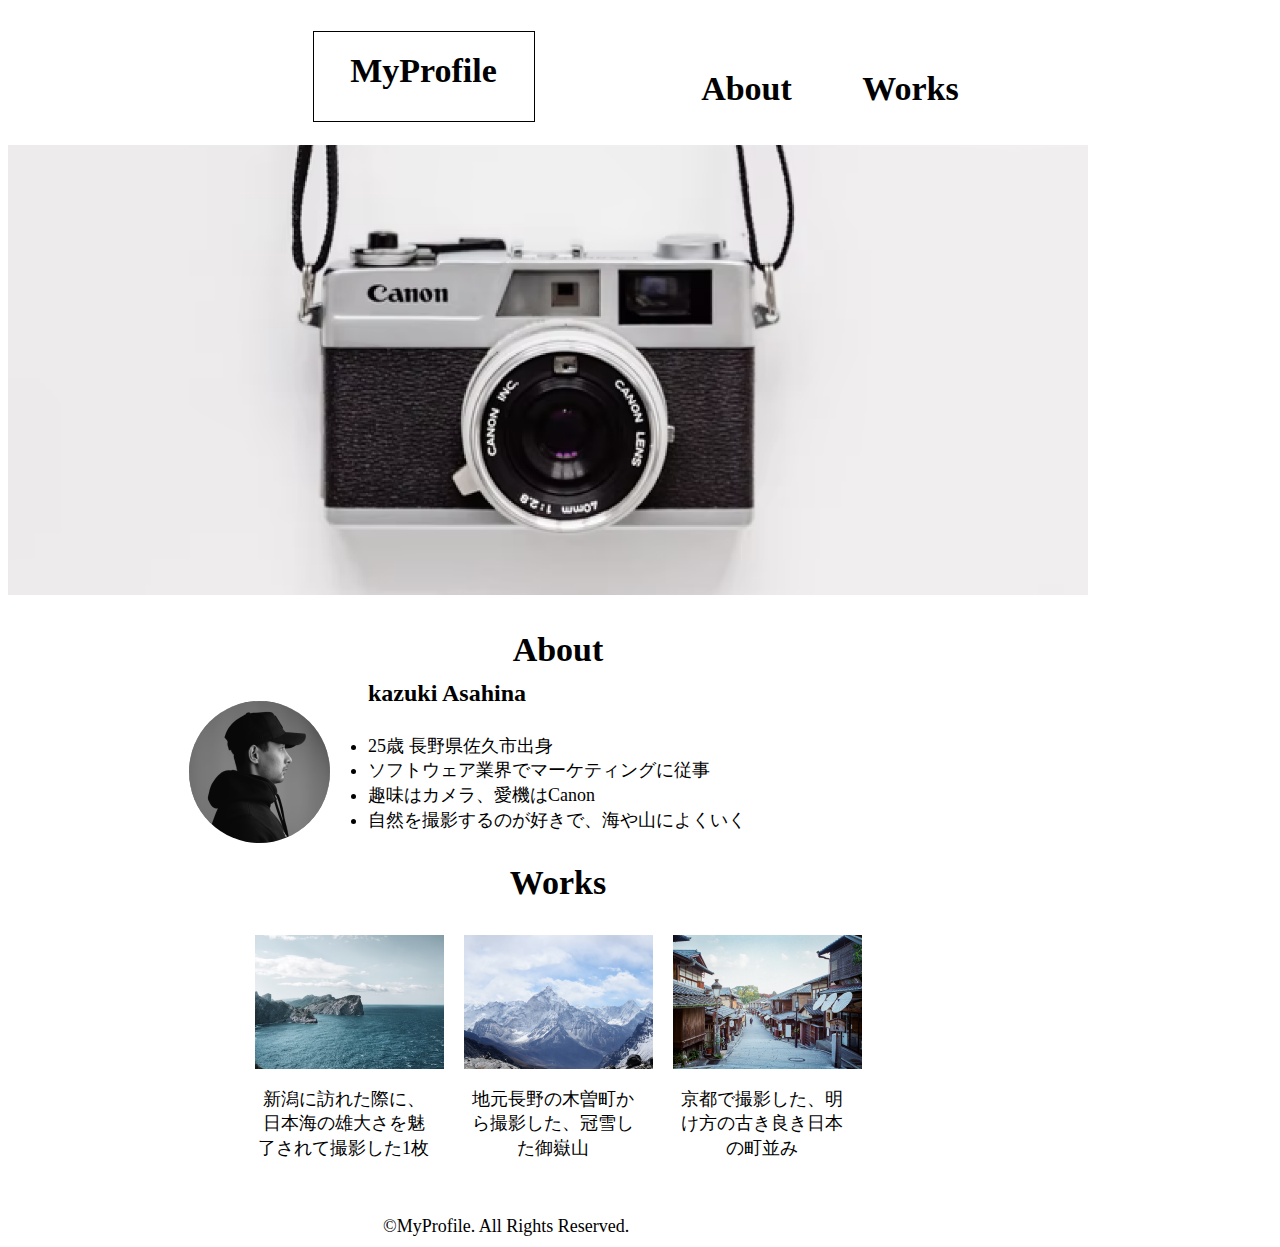
<file: 模写コーディング/index.html>
<!DOCTYPE html>
<html>
  <head>
    <title>MyProfile</title>
    <meta name="description" content="私のプロフィールです">
    <meta charset="utf-8">
    <meta name="viewport" content="width=device-width,initial-scale=1">
    <link rel="stylesheet" href="style.css">
  </head>
    <body>
      <header>
        <nav id="nav-pc">
          <h1>MyProfile</h1>
          <a href="about.html">About</a>
          <a href="works.html">Works</a>
        </nav>
      </header>
      <main>
        <img id="mainvisual" src="image/main.png" alt="私の趣味のカメラの画像です">
      <article> 
        <section id="Case1">
          <h2 class="first">About</h2>
          <img class="about" src="image/about.png" alt="自分の写真です"> 
          <div id="zero">
            <h3>kazuki Asahina</h3>
           <ur>
            <li class="second">25歳 長野県佐久市出身</li>
            <li class="second">ソフトウェア業界でマーケティングに従事</li> 
            <li class="second">趣味はカメラ、愛機はCanon</li> 
            <li class="second">自然を撮影するのが好きで、海や山によくいく</li>
           </ur>
          </div> 
        </section>
        <section id="Case2">
        <div>
          <h2 class="works">Works</h2>
          <ul>
            <li class="thrid">
             <div class="thrid-case">
              <img class="thrid-img" src="image/works1.png" alt="海の写真">
              <p class="thrid-content">新潟に訪れた際に、日本海の雄大さを魅了されて撮影した1枚</p>
             </div>
            </li>
            <li class="thrid">
              <div class="thrid-case">
                <img class="thrid-img" src="image/works2.png" alt="山の写真です">
                <p class="thrid-content">地元長野の木曽町から撮影した、冠雪した御嶽山</p>
              </div>
            </li>
            <li class="thrid">
              <div class="thrid-case">
                <img class="thrid-img" src="image/works3.png" alt="町並みの写真">
                <p class="thrid-content">京都で撮影した、明け方の古き良き日本の町並み</p>
              </div>
            </li>
          </ul> 
        </div> 
        </section>
      </article> 
      <footer>
        <span id="copyright">&copy;MyProfile. All Rights Reserved.</span>
      </footer>
    </main>
    </body>
   
</html>
</file>
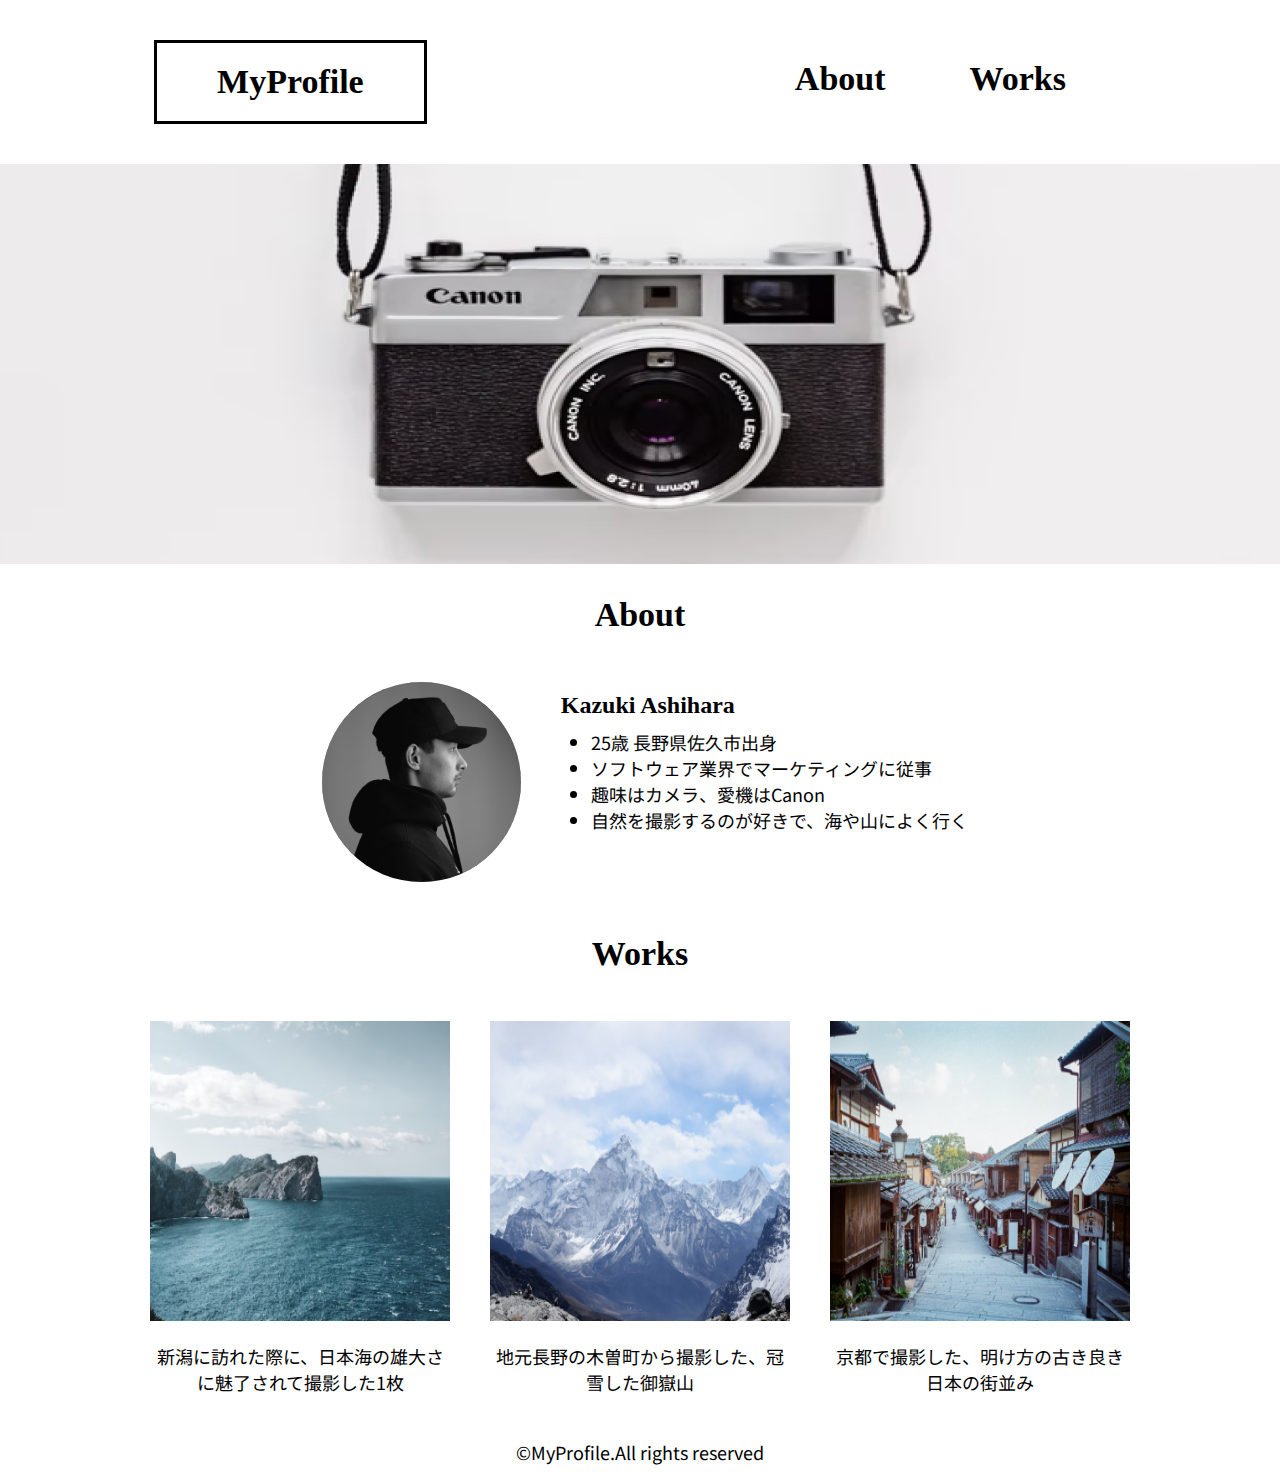
<file: 模写コーディング2/index.html>
<!DOCTYPE html>
<html>
  <body>
    <head>
      <title>MyProfile</title>
      <meta charset="utf-8" />
      <meta
        name="description"
        content="Kazuki Ashiharaのプロフィールと趣味のカメラを紹介しています。"/>
      <meta name="viewport" content="width=device-width, initial-scale=1.0" />
      <link rel="stylesheet" href="style.css" />
      <!-- font指定 -->
      <link rel="preconnect" href="https://fonts.googleapis.com" />
      <link rel="preconnect" href="https://fonts.gstatic.com" crossorigin />
      <link
        href="https://fonts.googleapis.com/css2?family=Josefin+Sans:wght@100;600&family=Noto+Sans+JP:wght@100;200&family=Zen+Antique&display=swap"
        rel="stylesheet"
      />
    </head>
    <header>
      <nav>
        <div id="home">
          <a href="#home">MyProfile</a>
        </div>
        <div id="menu">
          <a href="#about">About</a>
          <a href="#works">Works</a>
        </div>
      </nav>
    </header>
    <main>
      <article>
        <section>
          <div class="mainpic">
            <img src="image/main.png" alt="私ßが使っているカメラの写真です" />
          </div>
        </section>
        <h2 id="about">About</h2>
        <section class="PR">
          <div class="myphoto">
            <img src="image/about.png" alt="Kazuki Ashiharaの写真です" />
          </div>
          <div class="name">
            <h3>Kazuki Ashihara</h3>
            <ul>
              <li>25歳 長野県佐久市出身</li>
              <li>ソフトウェア業界でマーケティングに従事</li>
              <li>趣味はカメラ、愛機はCanon</li>
              <li>自然を撮影するのが好きで、海や山によく行く</li>
            </ul>
          </div>
        </section>
        <h2 id="works">Works</h2>
        <section id="mihon">
          <div class="item">
            <img src="image/works1.png" alt="雄大な日本海の写真" />
            <p class="item-container">
              新潟に訪れた際に、日本海の雄大さに魅了されて撮影した1枚
            </p>
          </div>
          <div class="item-center">
            <img src="image/works2.png" alt="冠雪した御嶽山の写真" />
            <p class="item-container">
              地元長野の木曽町から撮影した、冠雪した御嶽山
            </p>
          </div>
          <div class="item">
            <img src="image/works3.png" alt="明け方の京都の街並みの写真" />
            <p class="item-container">
              京都で撮影した、明け方の古き良き日本の街並み
            </p>
          </div>
        </section>
      </article>
    </main>
    <footer>
      <p>&copy;MyProfile.All rights reserved</p>
    </footer>
  </body>
</html>
</file>
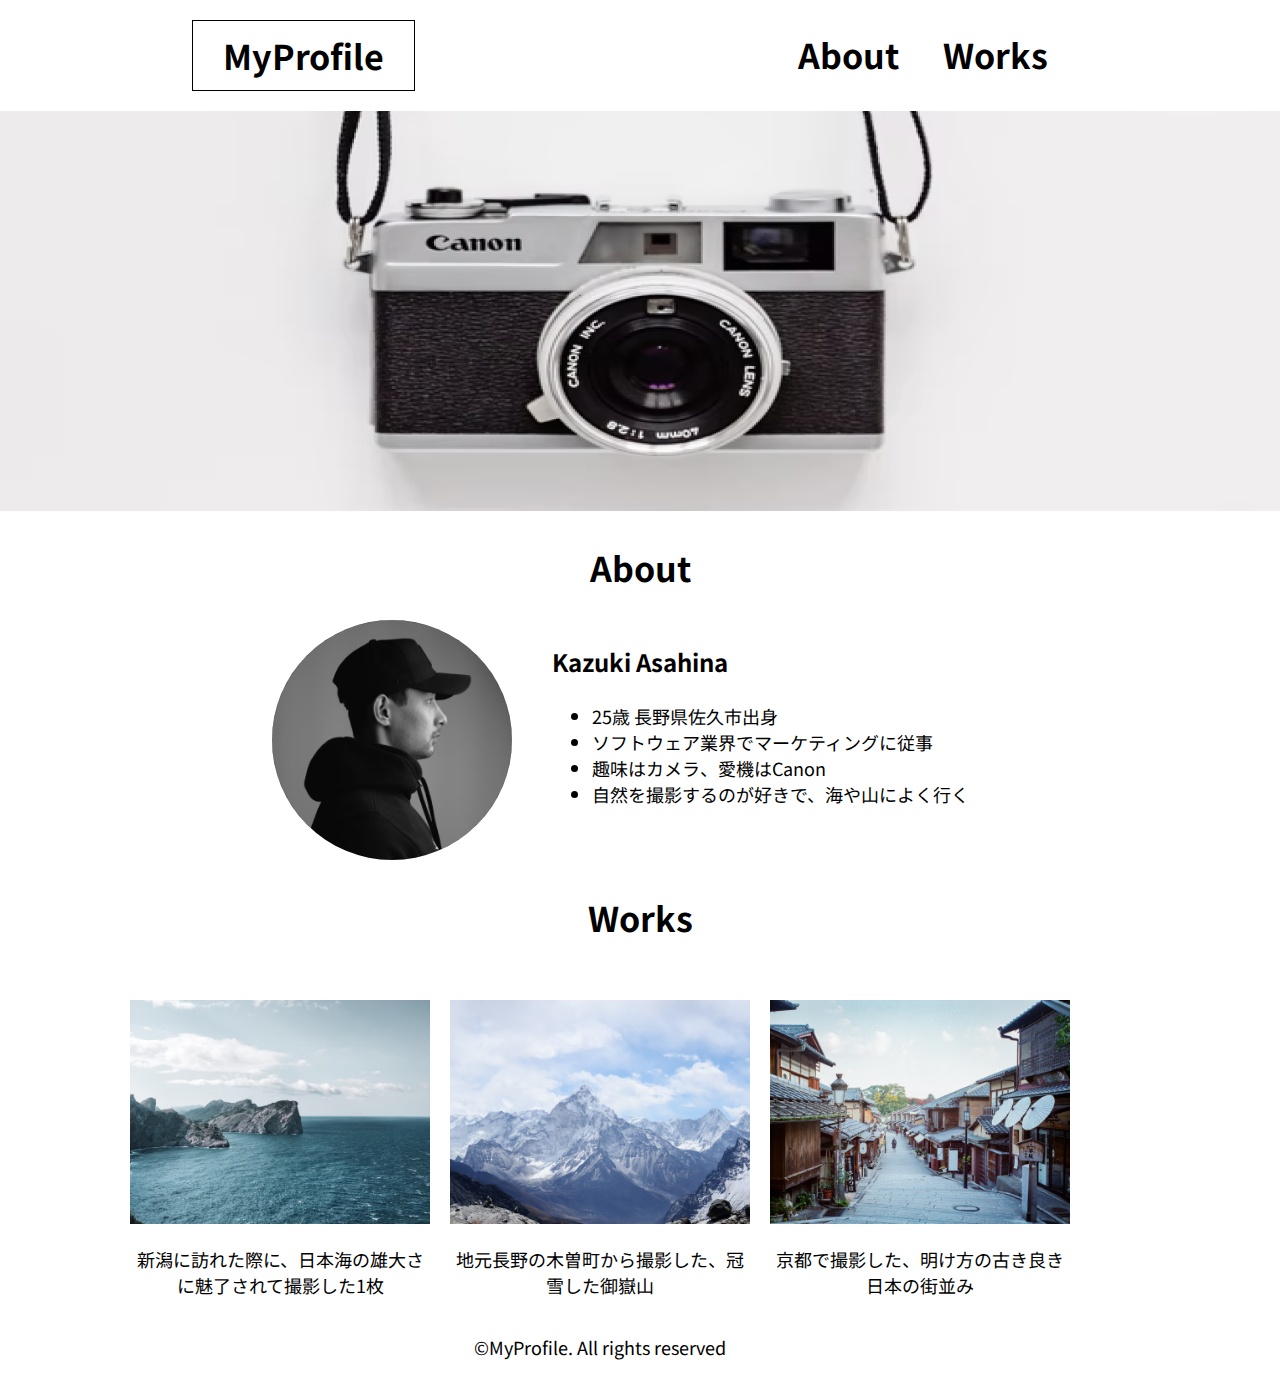
<file: 模写コーディング3/index.html>
<!DOCTYPE html>
<html>
  <head>
    <title>MyProfile</title>
    <meta charset="utf-8">
    <meta name="description" content="Kazuki Asahinaの趣味について紹介しています。">
    <link rel="stylesheet" href="style.css">
    <meta name="viewport" content="width=device-width, initial-scale=1.0">
    <link rel="preconnect" href="https://fonts.googleapis.com">
<link rel="preconnect" href="https://fonts.gstatic.com" crossorigin>
<link href="https://fonts.googleapis.com/css2?family=Josefin+Sans:wght@100;600&family=Noto+Sans+JP:wght@300;800&family=Zen+Antique&display=swap" rel="stylesheet">
  </head>
  <body>
    <header>
      <nav>
        <div id="home">
          <a href="#home">MyProfile</a>
        </div>
        <div id="menu">
          <a href="#about">About</a>
          <a href="#works">Works</a>
        </div>
      </nav>
    </header>
    <main>
      <article>
        <div class="mainpic">
          <img src="image/main.png" alt="趣味で使用しているCanonのカメラです">
        </div>
        <h2 id="about">About</h2>
        <section id="first">
          <div class="kao">
            <img src="image/about.png" alt="Kazuki Asahinaの顔写真になります。">
          </div>
          <div class="PR">
            <p class="name">Kazuki Asahina</p>
            <ul>
              <li>25歳 長野県佐久市出身</li>
              <li>ソフトウェア業界でマーケティングに従事</li>
              <li>趣味はカメラ、愛機はCanon</li>
              <li>自然を撮影するのが好きで、海や山によく行く</li>
            </ul>
          </div>
        </section>
        <h2 id="works">Works</h2>
        <section id="second">
          <div class="item">
            <img src="image/works1.png" alt="雄大な日本海の写真">
            <p class="item_container">新潟に訪れた際に、日本海の雄大さに魅了されて撮影した1枚</p>
          </div>
          <div class="item item_center">
          <img src="image/works2.png" alt="冠雪した御嶽山の写真">
          <p class="item_container">地元長野の木曽町から撮影した、冠雪した御嶽山</p>
          </div>
          <div class="item">
            <img src="image/works3.png" alt="古き良き日本の街並み">
            <p class="item_container">京都で撮影した、明け方の古き良き日本の街並み</p>
          </div>
        </section>
      </article>  
    </main>
    <footer>
      <p class="footer">&copy;MyProfile. All rights reserved</p>
    </footer>
  </body>
</html>
</file>
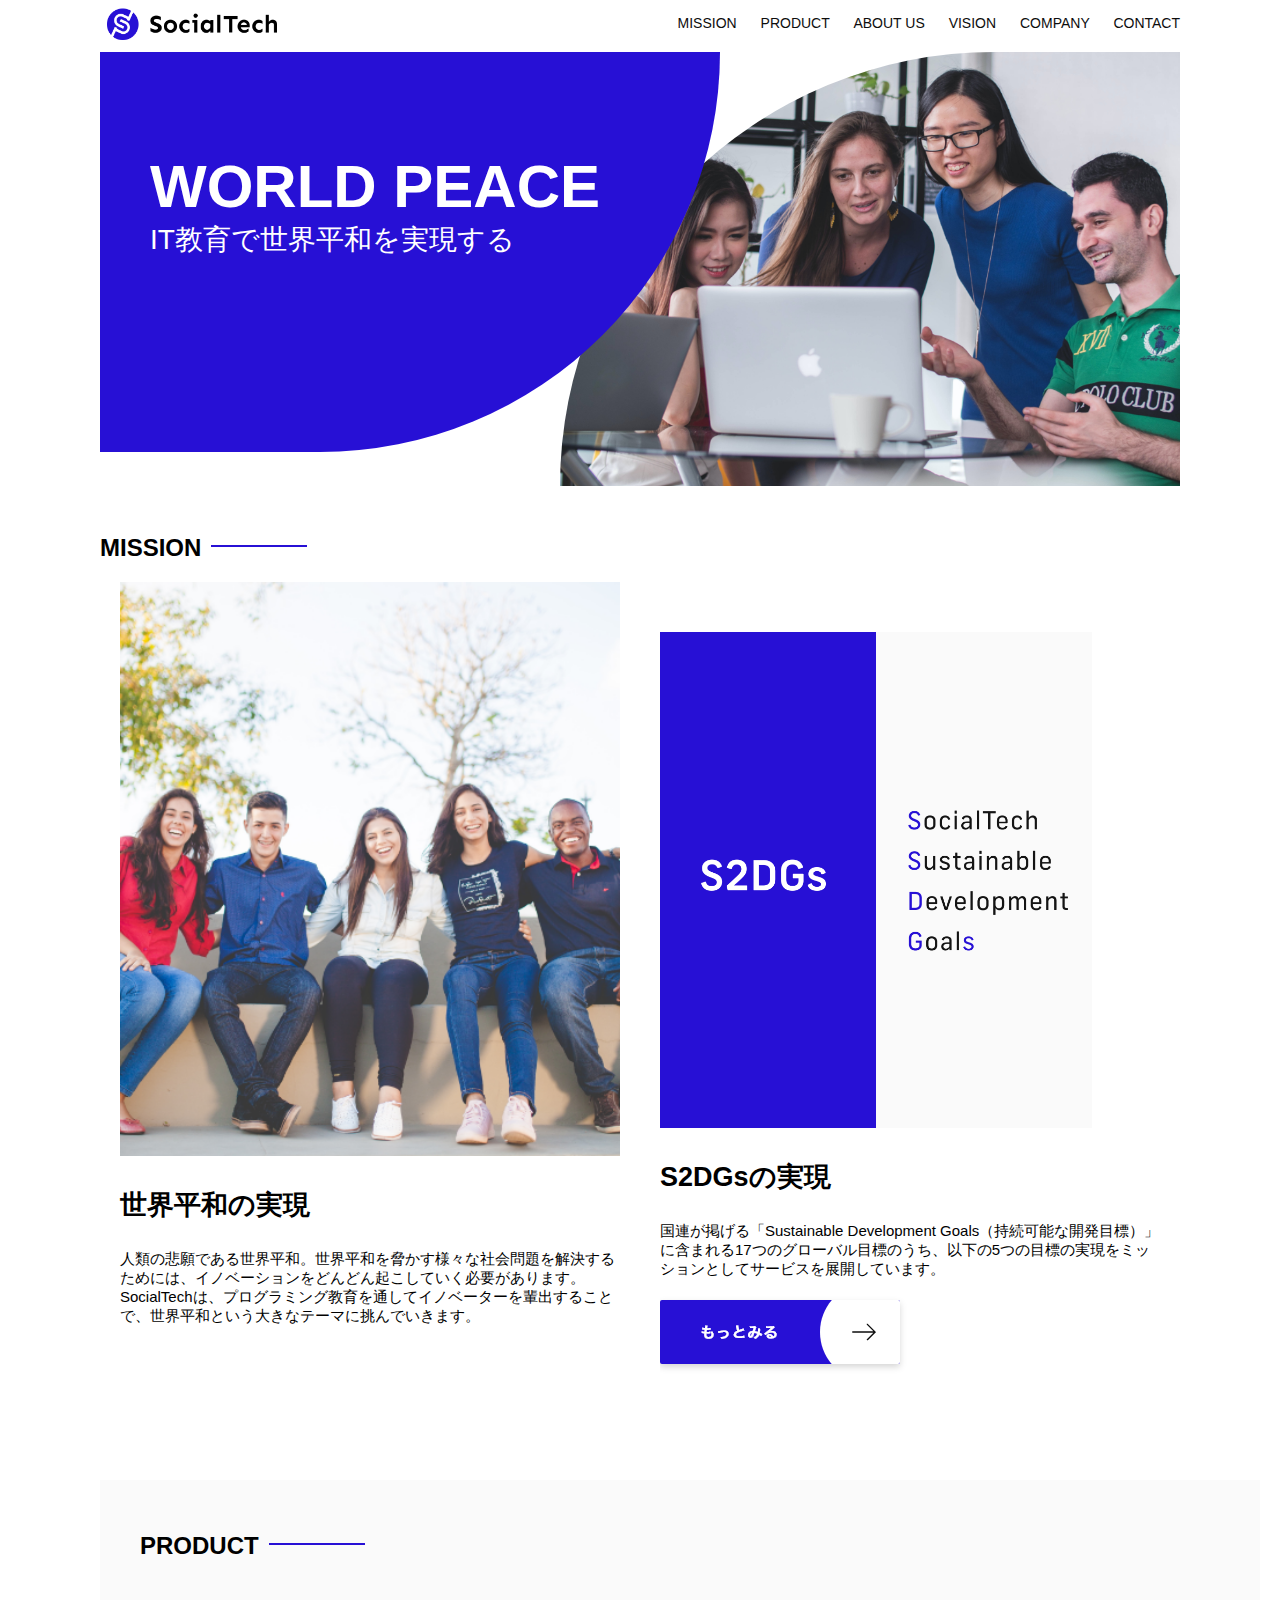
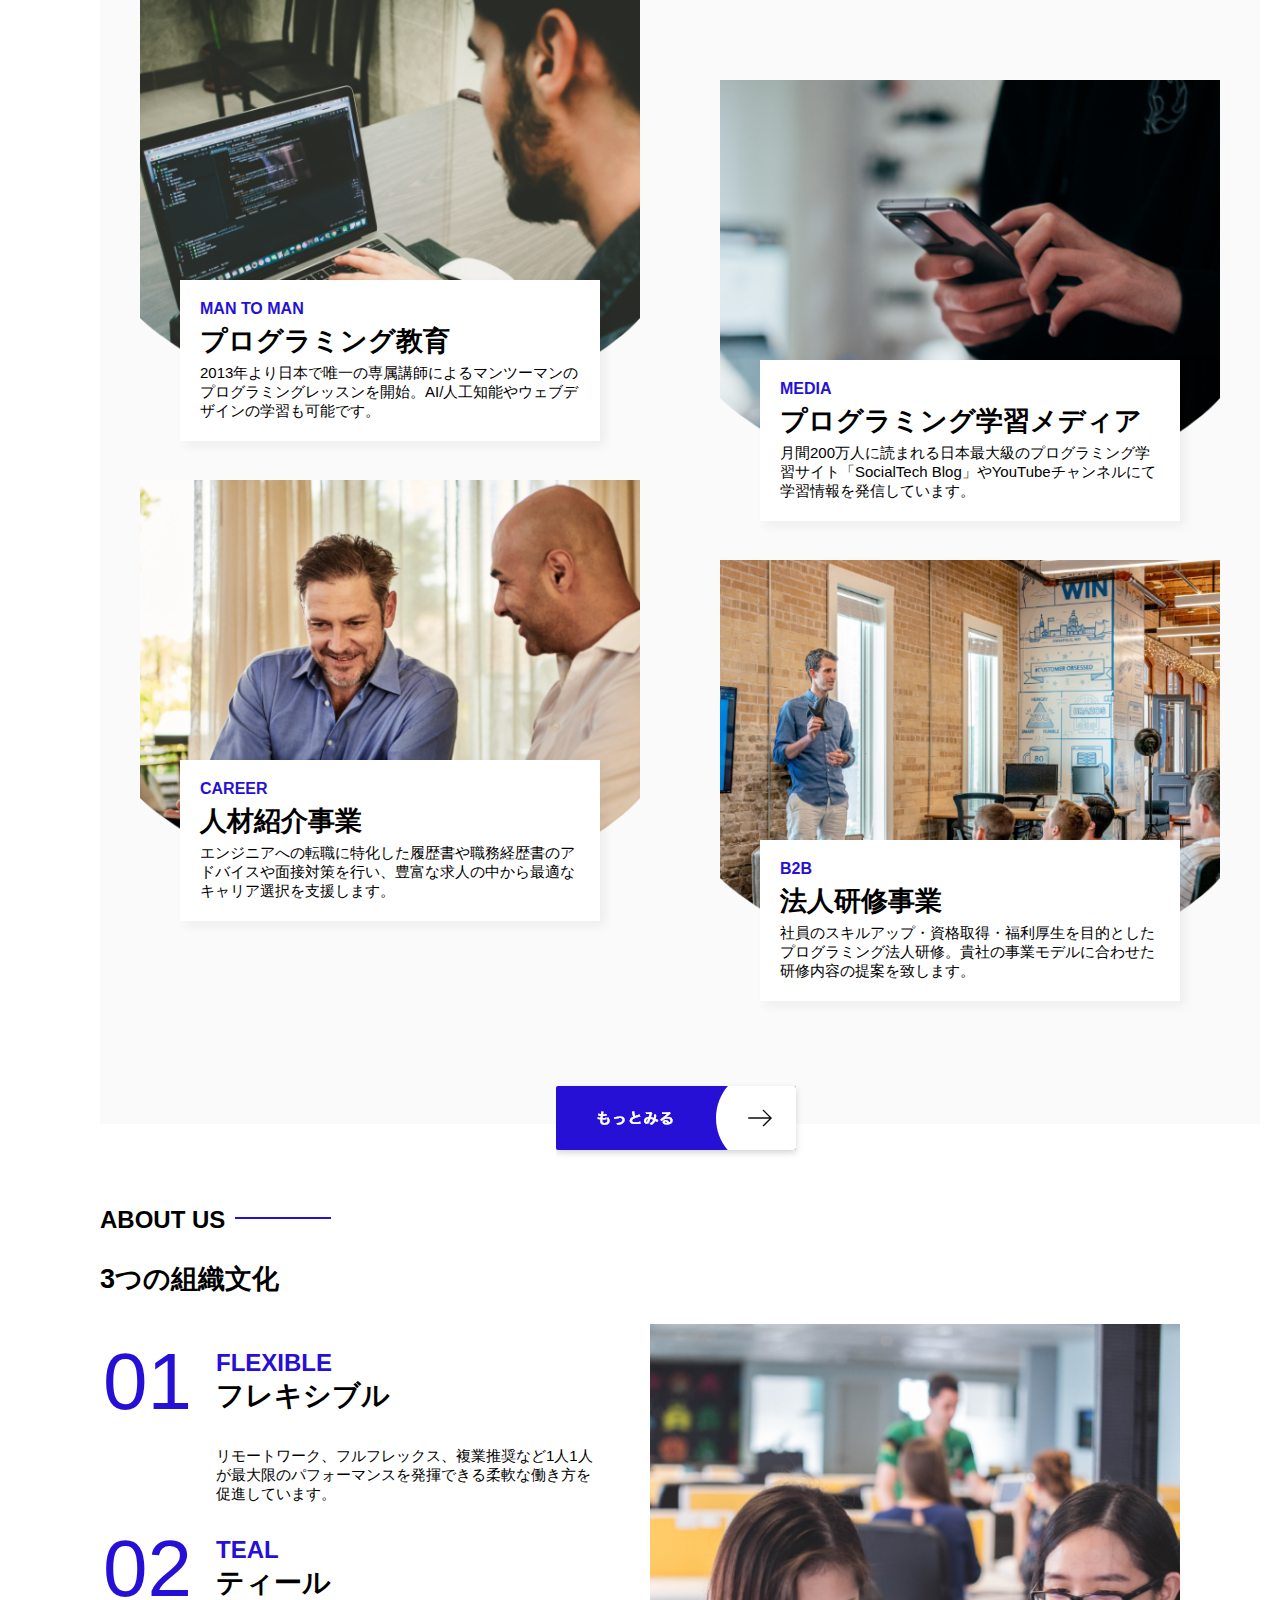
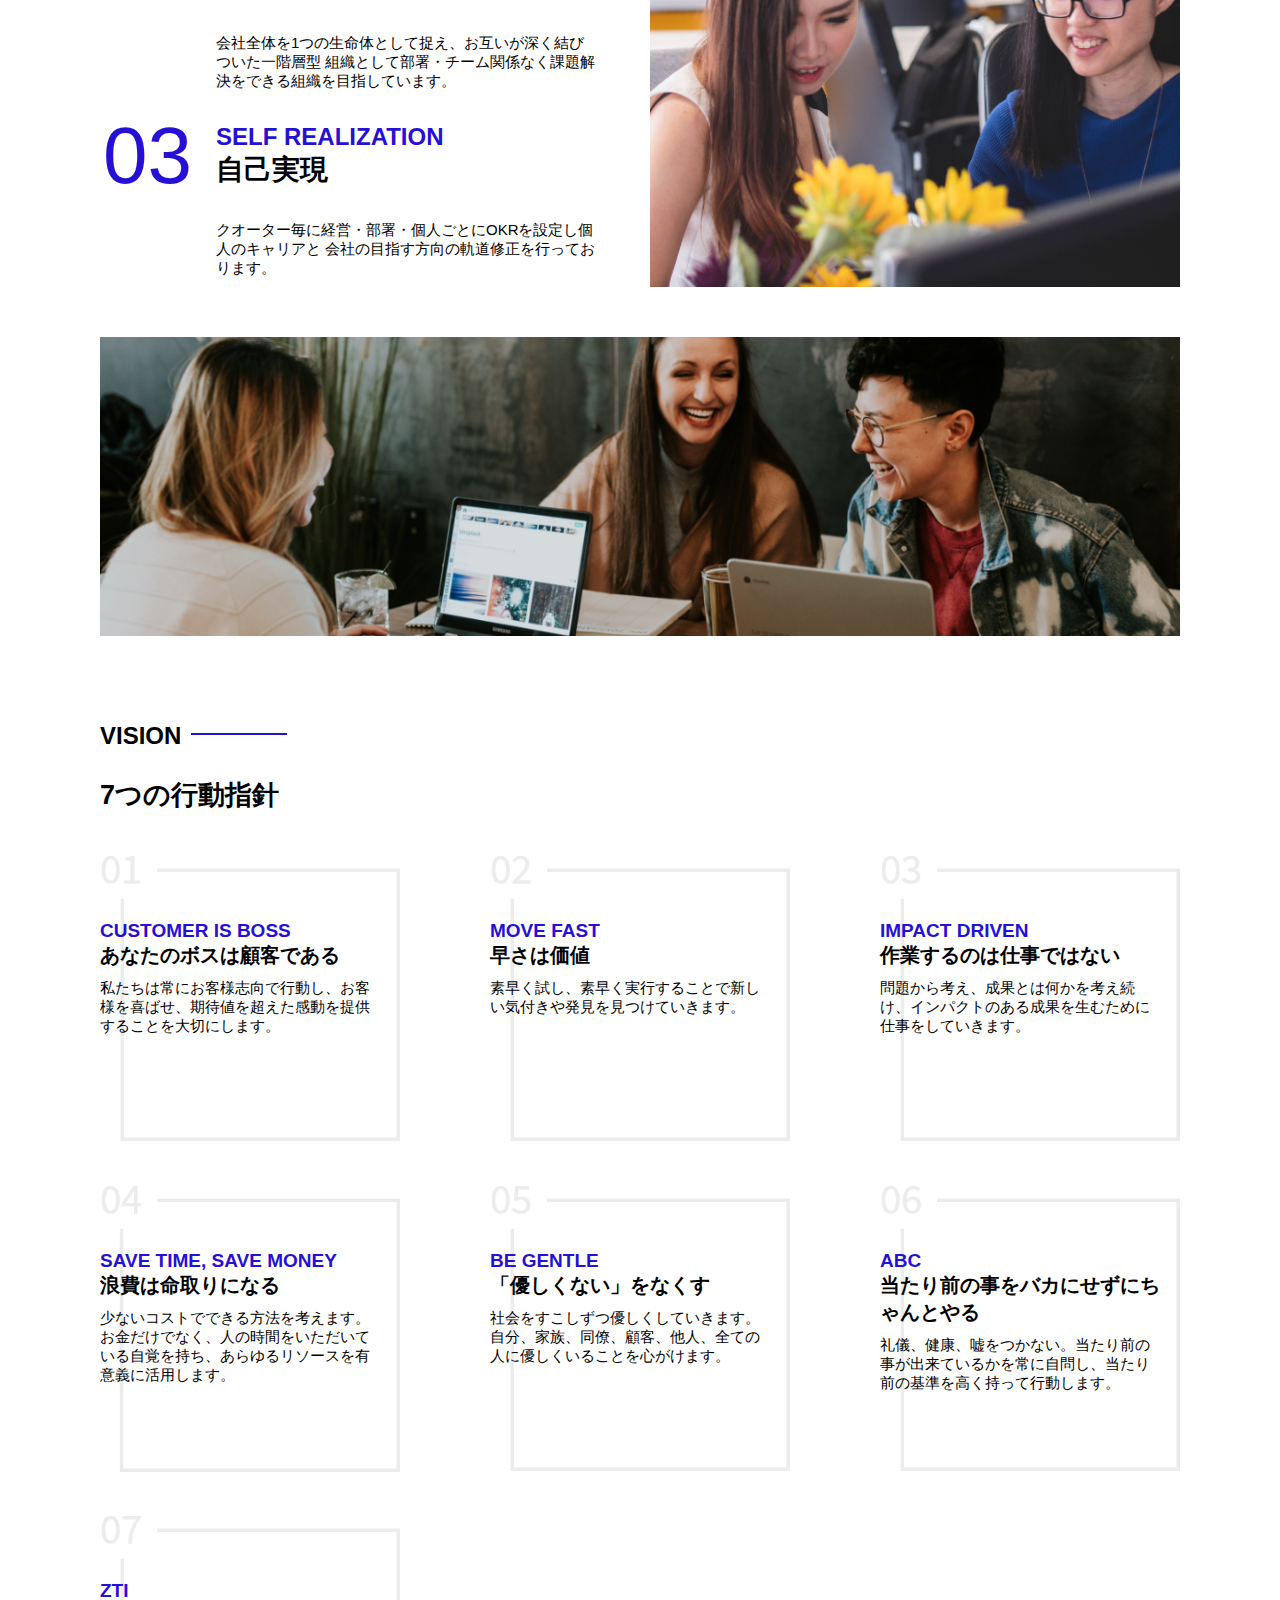
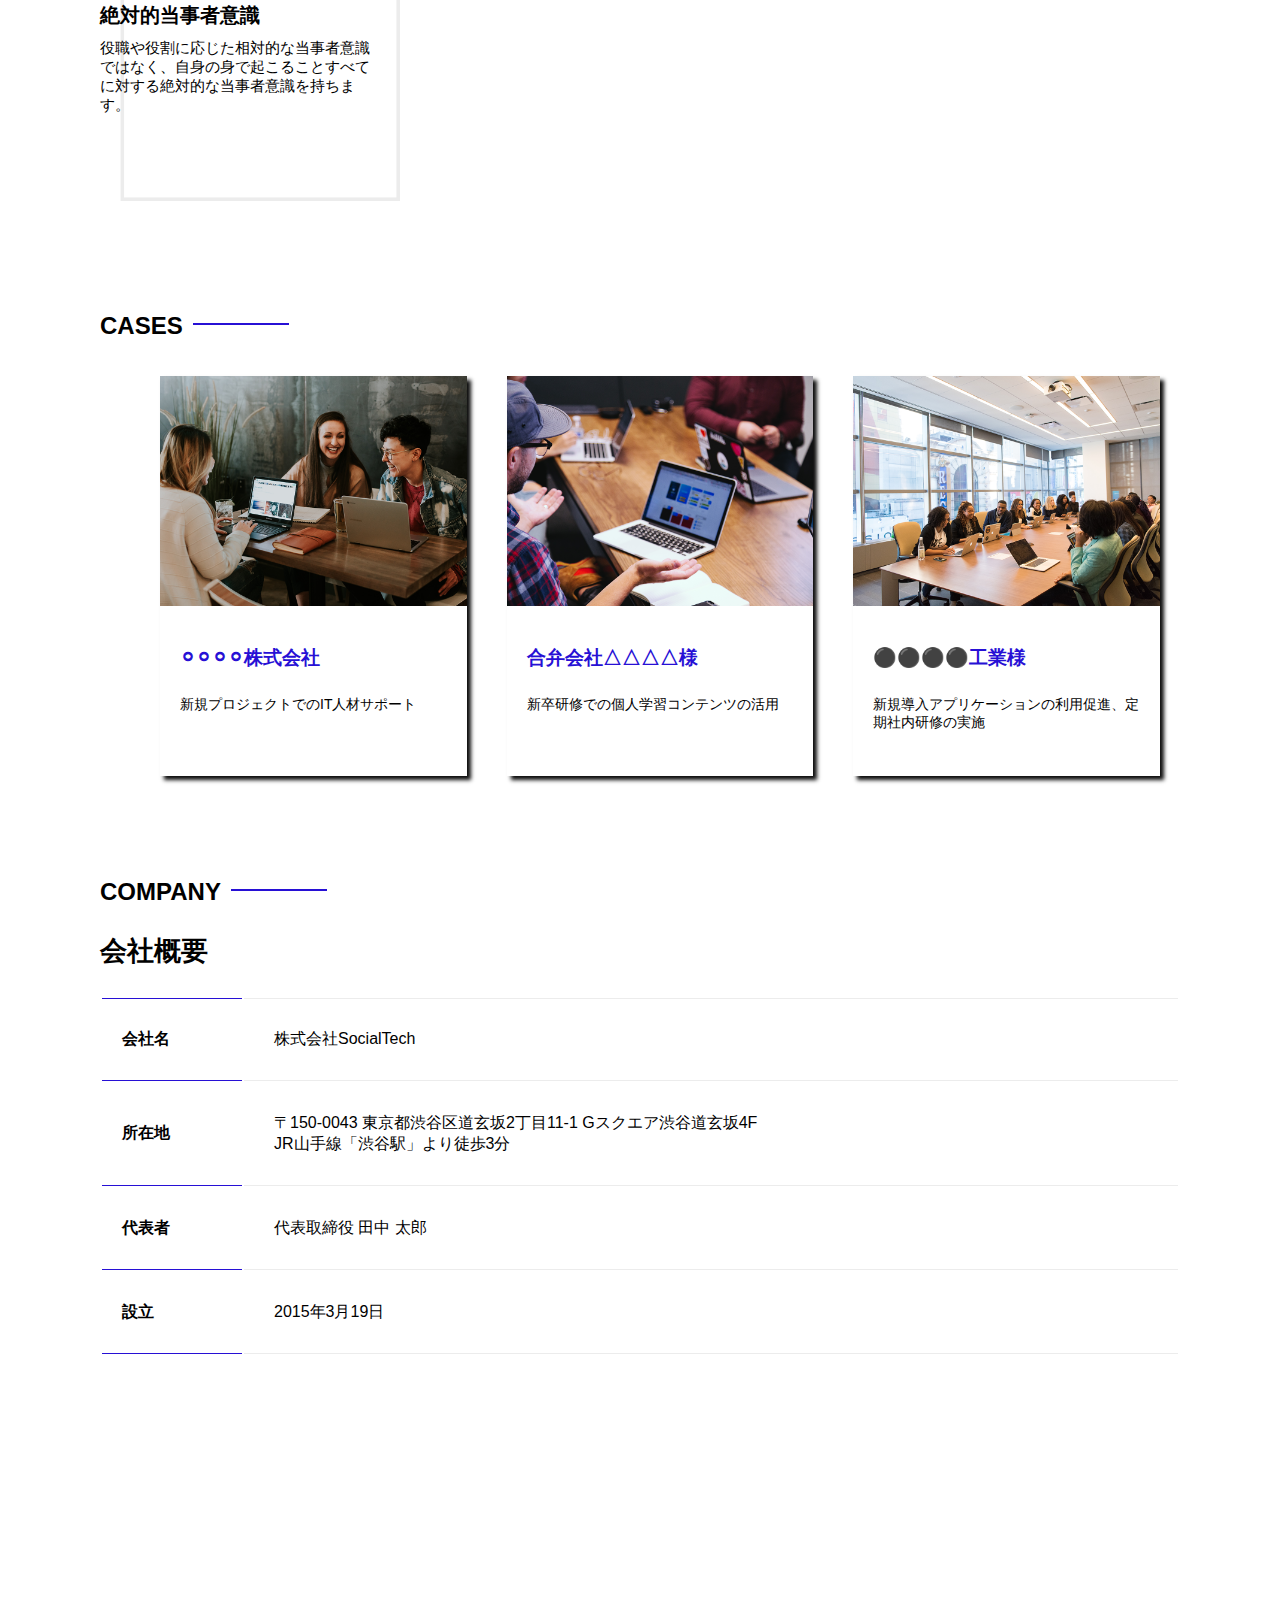
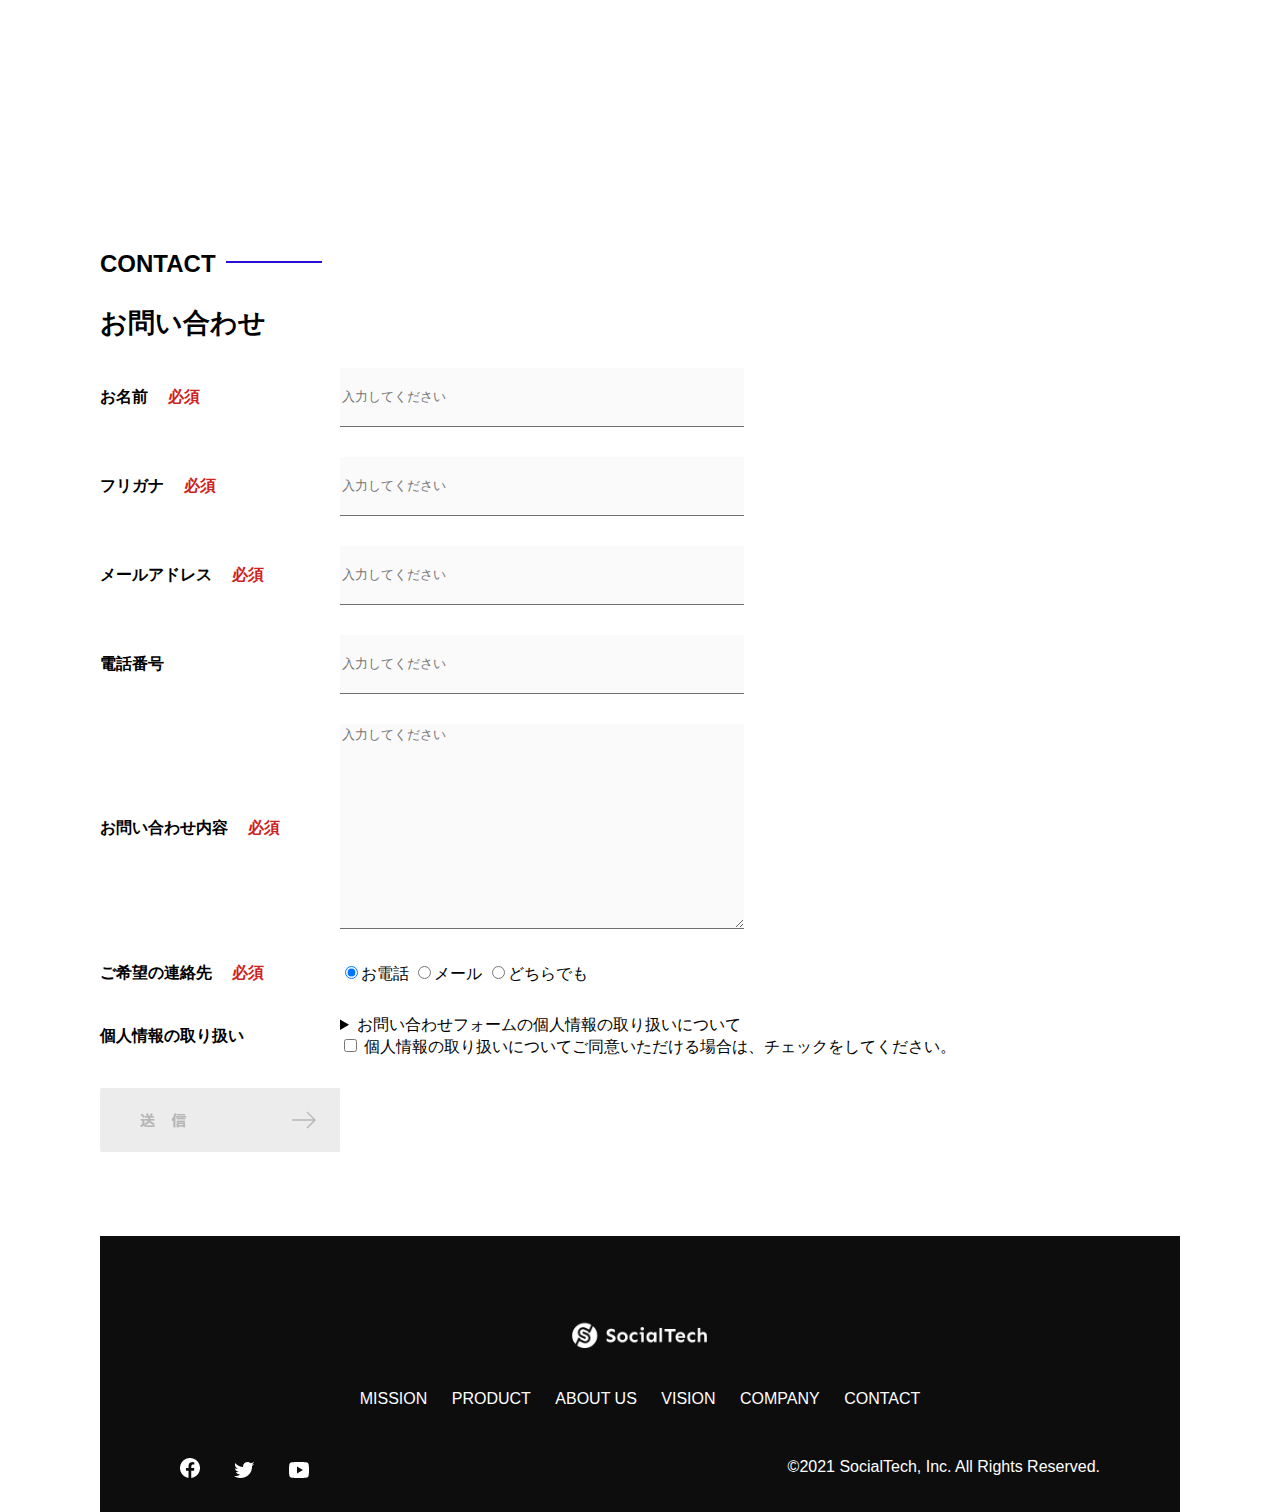
<file: html-css-advanced-sozai-main/kadai_012/index.html>
<!DOCTYPE html>
<html>

<head>
  <title>SocialTech</title>
  <meta charset="UTF-8" />
  <meta name="description" content="SocialTechはEdTech業界のリーディングカンパニーを目指します。" />
  <meta name="viewport" content="width=device-width, initial-scale=1.0" />
  <link rel="stylesheet" href="style.css" />
</head>

<body>
  <!-- ヘッダー -->
  <header>
    <!-- ロゴ -->
    <a href="index.html" id="logo"><img src="images/logo.png" alt="トップページに戻る" /></a>

    <!-- PC用ナビゲーション -->
    <nav id="nav-pc">
      <a href="mission.html">MISSION</a>
      <a href="product.html">PRODUCT</a>
      <a href="index.html#aboutus">ABOUT US</a>
      <a href="index.html#vision">VISION</a>
      <a href="index.html#company">COMPANY</a>
      <a href="index.html#contact">CONTACT</a>
    </nav>
  </header>
  <main>
    <article>
      <!-- メインビジュアル -->
      <section id="main-visual">
        <div id="main-message">
          <h1>WORLD PEACE</h1>
          <p>IT教育で世界平和を実現する</p>
        </div>
        <img src="images/index/index-main.png" alt="PCの周りに集まる多国籍の仲間たち" />
      </section>
      <!--ミッション-->
      <section id="mission">
        <h2 class="index-h2">MISSION</h2>
        <div id="mission-flex">
          <div>
            <img id="mission-photo" src="images/index/index-mission.png" alt="屋外のベンチで写真を撮影する多国籍の仲間たち" />
            <h3>世界平和の実現</h3>
            <p>
              人類の悲願である世界平和。世界平和を脅かす様々な社会問題を解決するためには、イノベーションをどんどん起こしていく必要があります。SocialTechは、プログラミング教育を通してイノベーターを輩出することで、世界平和という大きなテーマに挑んでいきます。
            </p>
          </div>
          <div>
            <img id="s2dgs" src="images/index/s2dgs.png" alt="S2DGs" />
            <h3>S2DGsの実現</h3>
            <p>
              国連が掲げる「Sustainable Development
              Goals（持続可能な開発目標）」に含まれる17つのグローバル目標のうち、以下の5つの目標の実現をミッションとしてサービスを展開しています。
            </p>
            <a href="mission.html">
              <img src="images/button-more.png" alt="もっとみる" />
            </a>
          </div>
        </div>
      </section>
      <!-- プロダクト -->
      <section id="product">
        <h2 class="index-h2">PRODUCT</h2>
        <div>
          <div id="product-left">
            <div>
              <img class="product-photo" src="images/index/index-mantoman.png" alt="PCでコードを書く男性" />
              <div class="product-explain">
                <span>MAN TO MAN</span>
                <h3>プログラミング教育</h3>
                <p>
                  2013年より日本で唯一の専属講師によるマンツーマンのプログラミングレッスンを開始。AI/人工知能やウェブデザインの学習も可能です。
                </p>
              </div>
            </div>
            <div>
              <img class="product-photo" src="images/index/index-career.png" alt="笑顔で話し合う2人の男性" />
              <div class="product-explain">
                <span>CAREER</span>
                <h3>人材紹介事業</h3>
                <p>
                  エンジニアへの転職に特化した履歴書や職務経歴書のアドバイスや面接対策を行い、豊富な求人の中から最適なキャリア選択を支援します。
                </p>
              </div>
            </div>
          </div>
          <div id="product-right">
            <div>
              <img class="product-photo" src="images/index/index-media.png" alt="スマートフォンを操作する人" />
              <div class="product-explain">
                <span>MEDIA</span>
                <h3>プログラミング学習メディア</h3>
                <p>
                  月間200万人に読まれる日本最大級のプログラミング学習サイト「SocialTech
                  Blog」やYouTubeチャンネルにて学習情報を発信しています。
                </p>
              </div>
            </div>
            <div>
              <img class="product-photo" src="images/index/index-b2b.png" alt="講演中の男性とそれを聴く人々" />
              <div class="product-explain">
                <span>B2B</span>
                <h3>法人研修事業</h3>
                <p>
                  社員のスキルアップ・資格取得・福利厚生を目的としたプログラミング法人研修。貴社の事業モデルに合わせた研修内容の提案を致します。
                </p>
              </div>
            </div>
          </div>
        </div>
        <div>
          <a id="product-more" href="product.html">
            <img src="images/button-more.png" alt="もっとみる" />
          </a>
        </div>
      </section>
      <!---ABOUT US-->
      <section id="aboutus">
        <h2 class="index-h2">ABOUT US</h2>
        <h3>3つの組織文化</h3>
        <div>
          <table class="culture-table">
            <tr>
              <td>
                <span class="culture-num">01</span>
              </td>
              <td>
                <span class="culture-en">FLEXIBLE</span>
                <span class="culture-jp">フレキシブル</span>
              </td>
            </tr>
            <tr>
              <td>
                <!--空のセル-->
              </td>
              <td>
                <p class="culture-description">
                  リモートワーク、フルフレックス、複業推奨など1人1人が最大限のパフォーマンスを発揮できる柔軟な働き方を促進しています。
                </p>
              </td>
            </tr>
            <tr>
              <td>
                <span class="culture-num">02</span>
              </td>
              <td>
                <span class="culture-en">TEAL</span>
                <span class="culture-jp">ティール</span>
              </td>
            </tr>
            <tr>
              <td>
                <!--空のセル-->
              </td>
              <td>
                <p class="culture-description">
                  会社全体を1つの生命体として捉え、お互いが深く結びついた一階層型
                  組織として部署・チーム関係なく課題解決をできる組織を目指しています。
                </p>
              </td>
            </tr>
            <tr>
              <td>
                <span class="culture-num">03</span>
              </td>
              <td>
                <span class="culture-en">SELF REALIZATION</span>
                <span class="culture-jp">自己実現</span>
              </td>
            </tr>
            <tr>
              <td>
                <!--空のセル-->
              </td>
              <td>
                <p class="culture-description">
                  クオーター毎に経営・部署・個人ごとにOKRを設定し個人のキャリアと
                  会社の目指す方向の軌道修正を行っております。
                </p>
              </td>
            </tr>
          </table>
          <img class="culture-img" src="images/index/index-aboutus1.png" alt="笑顔で話し合う2人の女性" />
        </div>
        <img class="culture-img2" src="images/index/index-aboutus2.png" alt="笑顔で話し合う3人の男女" />
      </section>
      <!-- VISION -->
      <section id="vision">
        <h2 class="index-h2">VISION</h2>
        <h3>7つの行動指針</h3>
        <div>
          <div class="vision-box">
            <img src="images/index/vision-01.png" alt="01" />
            <span>
              <h4>CUSTOMER IS BOSS</h4>
              <h5>あなたのボスは顧客である</h5>
              <p>
                私たちは常にお客様志向で行動し、お客様を喜ばせ、期待値を超えた感動を提供することを大切にします。
              </p>
            </span>
          </div>
          <div class="vision-box">
            <img src="images/index/vision-02.png" alt="02" />
            <span>
              <h4>MOVE FAST</h4>
              <h5>早さは価値</h5>
              <p>
                素早く試し、素早く実行することで新しい気付きや発見を見つけていきます。
              </p>
            </span>
          </div>
          <div class="vision-box">
            <img src="images/index/vision-03.png" alt="03" />
            <span>
              <h4>IMPACT DRIVEN</h4>
              <h5>作業するのは仕事ではない</h5>
              <p>
                問題から考え、成果とは何かを考え続け、インパクトのある成果を生むために仕事をしていきます。
              </p>
            </span>
          </div>
          <div class="vision-box">
            <img src="images/index/vision-04.png" alt="04" />
            <span>
              <h4>SAVE TIME, SAVE MONEY</h4>
              <h5>浪費は命取りになる</h5>
              <p>
                少ないコストでできる方法を考えます。お金だけでなく、人の時間をいただいている自覚を持ち、あらゆるリソースを有意義に活用します。
              </p>
            </span>
          </div>
          <div class="vision-box">
            <img src="images/index/vision-05.png" alt="05" />
            <span>
              <h4>BE GENTLE</h4>
              <h5>「優しくない」をなくす</h5>
              <p>
                社会をすこしずつ優しくしていきます。自分、家族、同僚、顧客、他人、全ての人に優しくいることを心がけます。
              </p>
            </span>
          </div>
          <div class="vision-box">
            <img src="images/index/vision-06.png" alt="06" />
            <span>
              <h4>ABC</h4>
              <h5>当たり前の事をバカにせずにちゃんとやる</h5>
              <p>
                礼儀、健康、嘘をつかない。当たり前の事が出来ているかを常に自問し、当たり前の基準を高く持って行動します。
              </p>
            </span>
          </div>
          <div class="vision-box">
            <img src="images/index/vision-07.png" alt="07" />
            <span>
              <h4>ZTI</h4>
              <h5>絶対的当事者意識</h5>
              <p>
                役職や役割に応じた相対的な当事者意識ではなく、自身の身で起こることすべてに対する絶対的な当事者意識を持ちます。
              </p>
            </span>
          </div>
        </div>
      </section>
      <!-- CASES -->
      <section id="cases">
        <h2 class="index-h2">CASES</h2>
        <ul>
          <li class="case-card">
            <img class="case-img" src="images/index/case-1.png" alt="仲良く語り合う3人">
            <div class="case-info">
              <h4 class="case-name">⚪︎⚪︎⚪︎⚪︎株式会社</h4>
              <p class="case-content">新規プロジェクトでのIT人材サポート</p>
            </div>
          </li>
          <li class="case-card">
            <img class="case-img" src="images/index/case-2.png" alt="PCでコンテンツを見る">
            <div class="case-info">
              <h4 class="case-name">合弁会社△△△△様</h4>
              <p class="case-content">新卒研修での個人学習コンテンツの活用</p>
            </div>
          </li>
          <li class="case-card">
            <img class="case-img" src="images/index/case-3.png" alt="社内研修中の会議室">
            <div class="case-info">
              <h4 class="case-name">⚫️⚫️⚫️⚫️工業様</h4>
              <p class="case-content">新規導入アプリケーションの利用促進、定期社内研修の実施</p>
            </div>
          </li>
        </ul>
      </section>

      <!-- COMPANY -->
      <section id="company">
        <h2 class="index-h2">COMPANY</h2>
        <h3>会社概要</h3>
        <table id="company-table">
          <tr>
            <th class="tableheader-first">会社名</th>
            <td class="cell-first">株式会社SocialTech</td>
          </tr>
          <tr>
            <th class="tableheader">所在地</th>
            <td class="cell">
              〒150-0043 東京都渋谷区道玄坂2丁目11-1 Gスクエア渋谷道玄坂4F<br />JR山手線「渋谷駅」より徒歩3分
            </td>
          </tr>
          <tr>
            <th class="tableheader">代表者</th>
            <td class="cell">代表取締役 田中 太郎</td>
          </tr>
          <tr>
            <th class="tableheader">設立</th>
            <td class="cell">2015年3月19日</td>
          </tr>
        </table>
        <iframe
          src="https://www.google.com/maps/embed?pb=!1m18!1m12!1m3!1d3241.7759544892483!2d139.69399665123464!3d35.65789123876098!2m3!1f0!2f0!3f0!3m2!1i1024!2i768!4f13.1!3m3!1m2!1s0x60188caa0042e8d1%3A0xba130bea826a7aa2!2z44CSMTUwLTAwNDMg5p2x5Lqs6YO95riL6LC35Yy66YGT546E5Z2C77yS5LiB55uu77yR77yR4oiS77yR!5e0!3m2!1sja!2sjp!4v1636872991912!5m2!1sja!2sjp"
          style="border: 0" allowfullscreen="" loading="lazy">
        </iframe>
      </section>
      <!-- お問い合わせフォーム -->
      <section id="contact">
        <h2 class="index-h2">CONTACT</h2>
        <h3>お問い合わせ</h3>
        <form>
          <div>
            <div class="contact-heading">
              <label class="contact-label">お名前<span class="contact-span">必須</span></label>
            </div>
            <div class="contact-form">
              <input type="text" name="name" placeholder="入力してください" class="contact-textbox" />
            </div>
          </div>
          <div>
            <div class="contact-heading">
              <label class="contact-label">フリガナ<span class="contact-span">必須</span></label>
            </div>
            <div>
              <input type="text" name="hurigana" placeholder="入力してください" class="contact-textbox" />
            </div>
          </div>
          <div>
            <div class="contact-heading">
              <label class="contact-label">メールアドレス<span class="contact-span">必須</span></label>
            </div>
            <div>
              <input type="text" name="email" placeholder="入力してください" class="contact-textbox" />
            </div>
          </div>
          <div>
            <div class="contact-heading">
              <label class="contact-label">電話番号</label>
            </div>
            <div>
              <input type="text" name="tel" placeholder="入力してください" class="contact-textbox" />
            </div>
          </div>
          <div>
            <div class="contact-heading">
              <label class="contact-label">お問い合わせ内容<span class="contact-span">必須</span></label>
            </div>
            <div>
              <textarea class="contact-textarea" placeholder="入力してください" name="message"></textarea>
            </div>
          </div>
          <div>
            <div class="contact-heading">
              <label class="contact-label">ご希望の連絡先<span class="contact-span">必須</span></label>
            </div>
            <div>
              <input class="radiobutton" type="radio" value="tel" name="contact" checked /><label>お電話</label>
              <input class="radiobutton" type="radio" value="mail" name="contact" /><label>メール</label>
              <input class="radiobutton" type="radio" value="both" name="contact" /><label>どちらでも</label>
            </div>
          </div>
          <div>
            <div class="contact-heading">
              <label class="contact-label">個人情報の取り扱い</label>
            </div>
            <div>
              <details>
                <summary>
                  お問い合わせフォームの個人情報の取り扱いについて
                </summary>
                <div>
                  <span>１．組織の名称又は氏名</span><br />
                  株式会社SocialTech<br /><br />
                  <span>２．個人情報保護管理者（若しくはその代理人）の氏名又は職名、所属及び連絡先
                    鈴木 一郎 コーポレート部</span><br />
                  メールアドレス：support@socialtech.net<br />
                  TEL：03-xxxx-xxxx<br />
                  <span>３．個人情報の利用目的</span><br />
                  ・本サービス及び本サービスに関連する情報の提供又はそれらに関する連絡のため<br />
                  ・ユーザーの本人確認のため<br />
                  ・当社サービスのご案内のため<br />
                  ・当社の商品等の広告または宣伝（電子メールによるものを含むものとします。）<br /><br />
                  <span>４．個人情報の取り扱い業務の委託</span><br />
                  個人情報の取扱業務の全部または一部を外部に業務委託する場合があります。<br />
                  その際、弊社は、個人情報を適切に保護できる管理体制を敷き実行していることを条件として<br />
                  委託先を厳選したうえで、機密保持契約を委託先と締結し、お客様の個人情報を厳密に管理させます。<br /><br />
                  <span>５．個人情報の開示等の請求</span><br />
                  お客様は、弊社に対してご自身の個人情報の開示等（利用目的の通知、開示、内容の訂正・追加・削除、利用の停止または消去、第三者への提供の停止）に関して、当社問合わせ窓口に申し出ることができます。<br />
                  その際、弊社はお客様ご本人を確認させていただいたうえで、合理的な期間内に対応いたします。<br /><br />
                  なお、個人情報に関する弊社問合わせ先は、次の通りです。<br /><br />
                  株式会社SocialTech　個人情報問合せ窓口<br />
                  〒150-0043　東京都渋谷区道玄坂2丁目11-1 Ｇスクエア渋谷道玄坂
                  4F<br />
                  メールアドレス：support@socialtech.net　TEL：03-xxxx-xxxx<br /><br />
                  <span>６．個人情報を提供されることの任意性について</span><br /><br />
                  お客様がご自身の個人情報を弊社に提供されるか否かは、お客様のご判断によりますが、もしご提供されない場合には、適切なサービスが提供できない場合がありますので予めご了承ください。
                </div>
              </details>
              <input type="checkbox" name="agree" />
              <span>個人情報の取り扱いについてご同意いただける場合は、チェックをしてください。</span>
            </div>
          </div>
          <input type="image" value="Submit" src="images/button-submit.png" alt="送信する" />
        </form>
      </section>
    </article>
    <footer>
      <div id="footer-logo">
        <img src="images/logo-sp.png" alt="SocialTech" />
      </div>
      <div id="footer-link">
        <a href="mission.html">MISSION</a>
        <a href="product.html">PRODUCT</a>
        <a href="index.html#aboutus">ABOUT US</a>
        <a href="index.html#vision">VISION</a>
        <a href="index.html#company">COMPANY</a>
        <a href="index.html#contact">CONTACT</a>
      </div>
      <div id="sns-footer">
        <a href="https://www.facebook.com/sejuku2013"><img src="images/button-facebook.png" alt="Facebookのリンク" /></a>
        <a href="https://twitter.com/samuraijuku"><img src="images/button-twitter.png" alt="Twitterのリンク" /></a>
        <a href="https://www.youtube.com/channel/UCCFOQO5aDK0xXam4cUQXT8g"><img src="images/button-youtube.png"
            alt="YouTubeのリンク" /></a>
        <span id="copyright">&copy;2021 SocialTech, Inc. All Rights Reserved.
        </span>
      </div>
    </footer>
  </main>
</body>

</html>
</file>
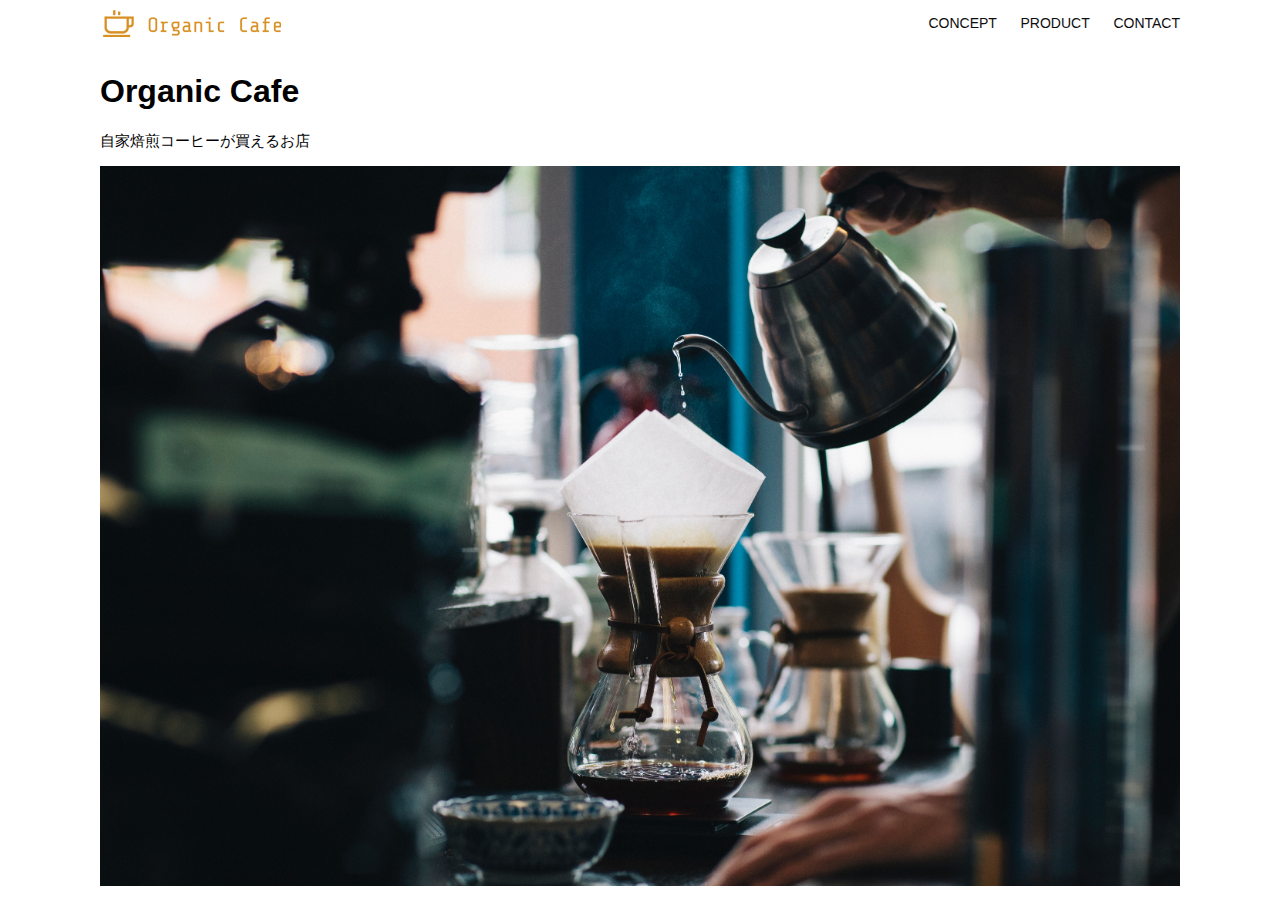
<file: html-css-advanced-sozai-main/kadai_013/index.html>
<!DOCTYPE html>
<html>

<head>
  <title>Organic Cafe</title>
  <meta charset="UTF-8" />
  <meta name="description" content="自家焙煎のコーヒーがお家で楽しめるOrganic Cafe" />
  <meta name="viewport" content="width=device-width, initial-scale=1.0" />
  <link rel="stylesheet" href="style.css" />
</head>

<body>
  <!-- ヘッダー -->
  <header>
    <a href="index.html" id="logo"><img src="images/logo.png" alt="トップページに戻る" /></a>

    <!-- PC用ナビゲーション -->
    <nav id="nav-pc">
      <a href="index.html#concept">CONCEPT</a>
      <a href="index.html#product">PRODUCT</a>
      <a href="index.html#contact">CONTACT</a>
    </nav>
    <img id="menu-sp" src="images/button-menu.png" alt="ナビゲーションを開く"
      onclick="document.getElementById('nav-sp').style.display = 'block'">
    <nav id="nav-sp">
      <img id="close" src="images/button-close.png" alt="ナビゲーションを閉じる"
        onclick="document.getElementById('nav-sp').style.display = 'none'">
      <a id="logo-sp" href="index.html" onclick="document.getElementById('nav-sp').style.display = 'none'">
        <img src="images/logo-sp.png" alt="トップページに戻る"></a>
      <a class="menu" href="index.html#concept" onclick="document.getElementById('nav-sp').style.display = 'none'">CONSEPT</a>
      <a class="menu" href="index.html#product" onclick="document.getElementById('nav-sp').style.display = 'none'">PRODUCT</a>
      <a class="menu" href="index.html#contact" onclick="document.getElementById('nav-sp').style.display = 'none'">CONtact</a>
    </nav>
  </header>
  <main>
    <article>
      <!-- メインビジュアル -->
      <section id="main-visual">
        <div id="main-message">
          <h1>Organic Cafe</h1>
          <p>自家焙煎コーヒーが買えるお店</p>
        </div>
        <img src="images/main-image.jpg" alt="コーヒーをハンドドリップで淹れる画像" />
      </section>
    </article>
  </main>
</body>

</html>
</file>
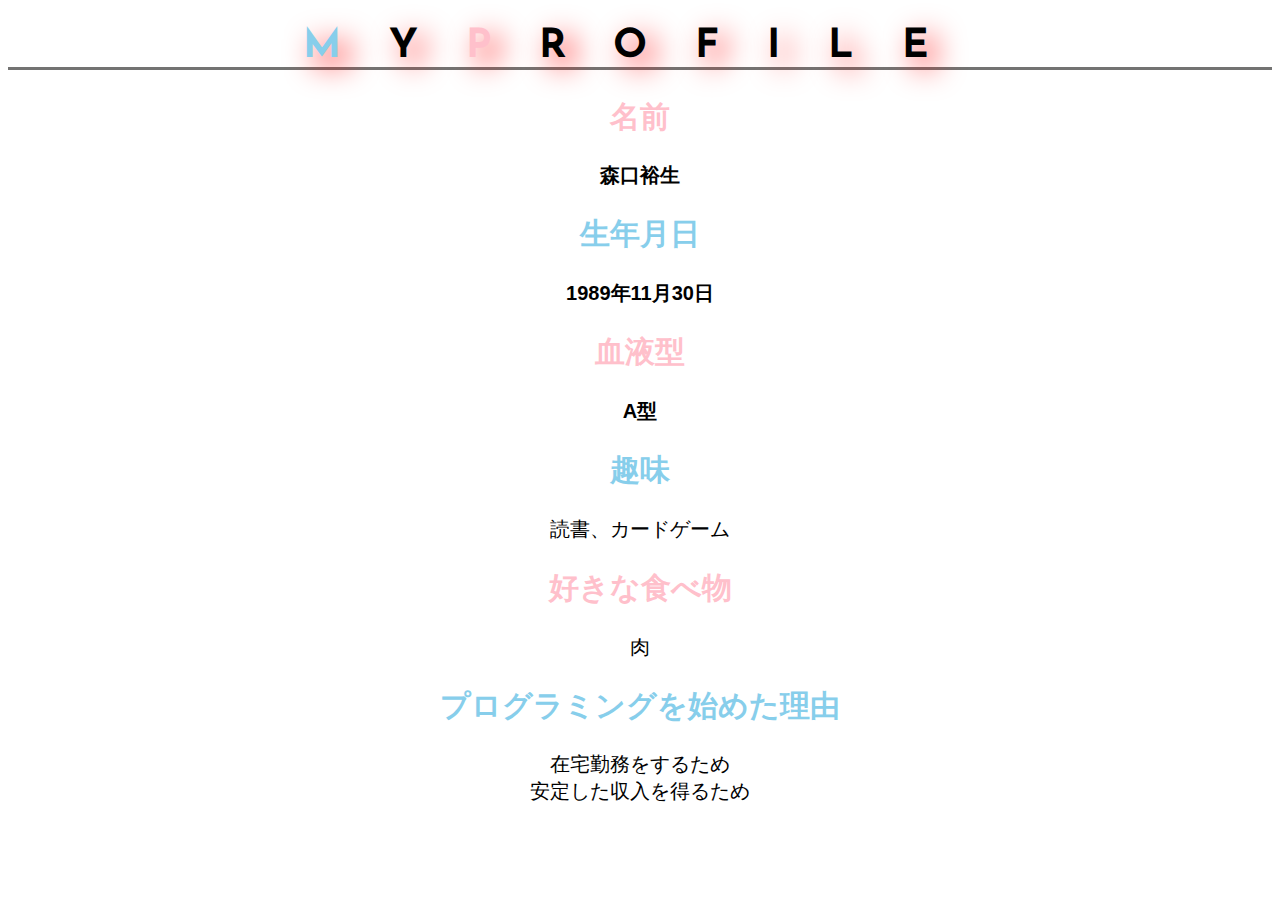
<file: kadai_014/kadai_014.html>
<!DOCTYPE html>
<html>
  <head>
    <title>MYPROFILE</title>
    <meta name="description" content="このページは14章の課題です">
    <meta charset="utf-8">
    <link rel="stylesheet" href="style.css">
    <link rel="preconnect" href="https://fonts.googleapis.com">
<link rel="preconnect" href="https://fonts.gstatic.com" crossorigin>
<link href="https://fonts.googleapis.com/css2?family=Josefin+Sans:wght@100;600&family=Zen+Antique&display=swap" rel="stylesheet">
  </head>
  <body>
    <main>
      <header>
        <div id="parent">
        <h1 class="decoration"><span>M</span>Y<span id="second-heading">P</span>ROFILE</h1>
        <h2 id="third-heading">名前</h2>
        <p class="child">森口裕生</p>
        <h2 id="fouth-heading">生年月日</h2>
        <p class="child">1989年11月30日</p>
        <h2 id="third-heading">血液型</h2>
        <p class="child">A型</p>
      </div>
        <h2 id="fouth-heading">趣味</h2>
        <p>読書、カードゲーム</p>
        <h2 id="third-heading">好きな食べ物</h2>
        <p>肉</p>
        <h2 id="fouth-heading">プログラミングを始めた理由</h2>
        <p>在宅勤務をするため<br>安定した収入を得るため</p>
      </header>
    </main>
  </body>
</html>
</file>
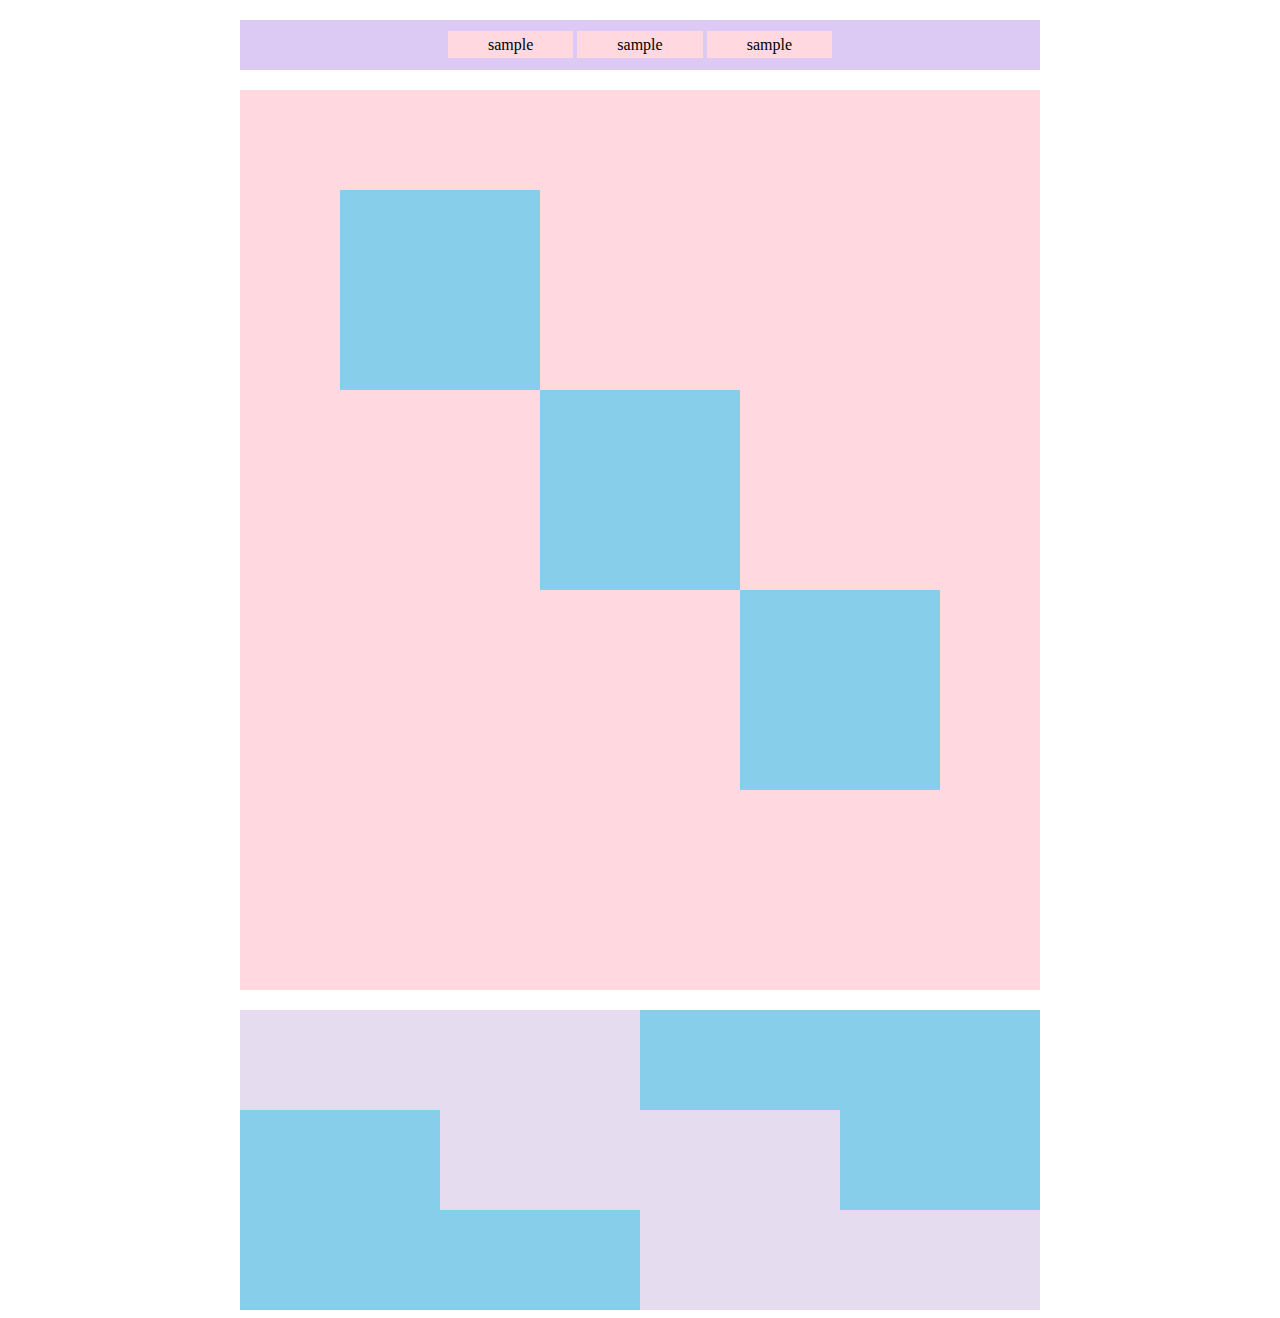
<file: kadai_018/kadai_018.html>
<!DOCTYPE html>
<html>
  <head>
    <title>18章課題</title>
    <meta name="description" content="このページは18章の課題です">
    <meta charset="utf-8">
    <link rel="stylesheet" href="style.css">
  </head>
<body>
<div id="top">
   <p class="top-child"><span id="first-span">sample</span></p>
   <p class="top-child"><span id="second-span">sample</span></p>
   <p class="top-child"><span id="third-span">sample</span></p>
  </div>
 <div id="middle">
  <div class="middle-child01"></div>
  <div class="middle-child02"></div>
  <div class="middle-child03"></div>
 </div>
<div id="bottom">
  <div class="bottom-child01"></div>
  <div class="bottom-child02"></div>
  <div class="bottom-child03"></div>
</div>
</body>
</html>
</file>
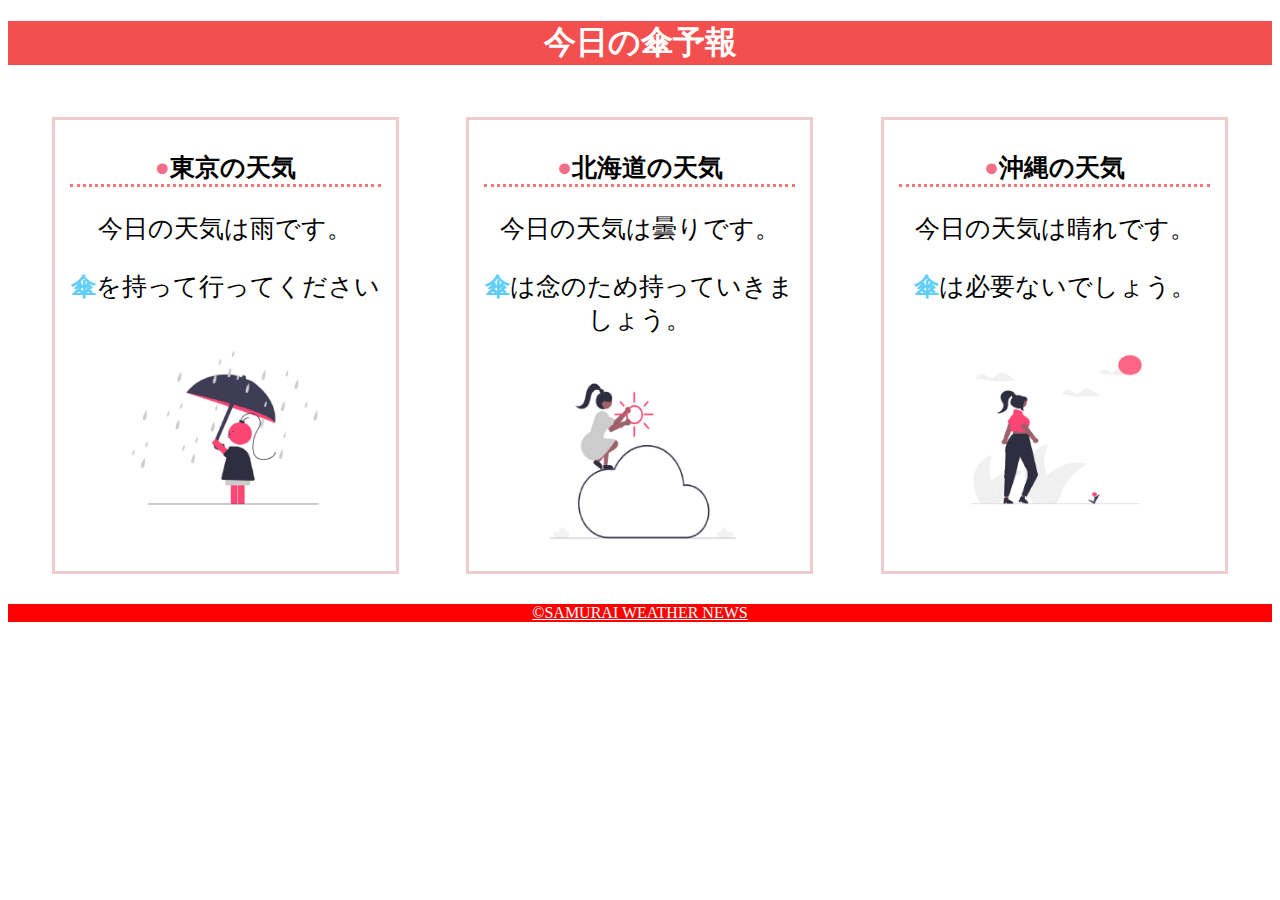
<file: kadai_022/kadai_022.html>
<!DOCTYPE html>
<html>
  <head>
    <title>22章課題</title>
    <meta name="description" content="このページは22章の課題です。">
    <meta name="viewport" content="width=device-width,initial-scale=1.0">
    <meta charset="utf-8">
    <link rel="stylesheet" href="style.css">
  </head>
  <body>
    <header>
      <h1 style="color:rgb(255, 255, 255)">今日の傘予報</h1>
    </header>
    <main>
      <div id="parent" class="flex-container">
        <div class="contents" id="flex-item01">
          <h2>東京の天気</h2>
          <p>今日の天気は雨です。</p>
          <p>傘を持って行ってください</p>
         <img src="images/rainy.png">
        </div>
        <div class="contents" id="flex-item02">
         <h2>北海道の天気</h2>
         <p>今日の天気は曇りです。</p>
         <p>傘は念のため持っていきましょう。</p>
         <img src="images/cloudy.png">
        </div>
        <div class="contents" id="flex-item03">
         <h2>沖縄の天気</h2>
         <p>今日の天気は晴れです。</p>
         <P>傘は必要ないでしょう。</P>
         <img src="images/sunny.png">
        </div>
      </div>
    </main>
    <footer>
      <div id="parent">
        <div class="child">
        <a href="https://www.sejuku.net/corp/">&copy;SAMURAI WEATHER NEWS
        </a>
        </div>
      </div>
    </footer>  
    
  </body>
</html>
</file>
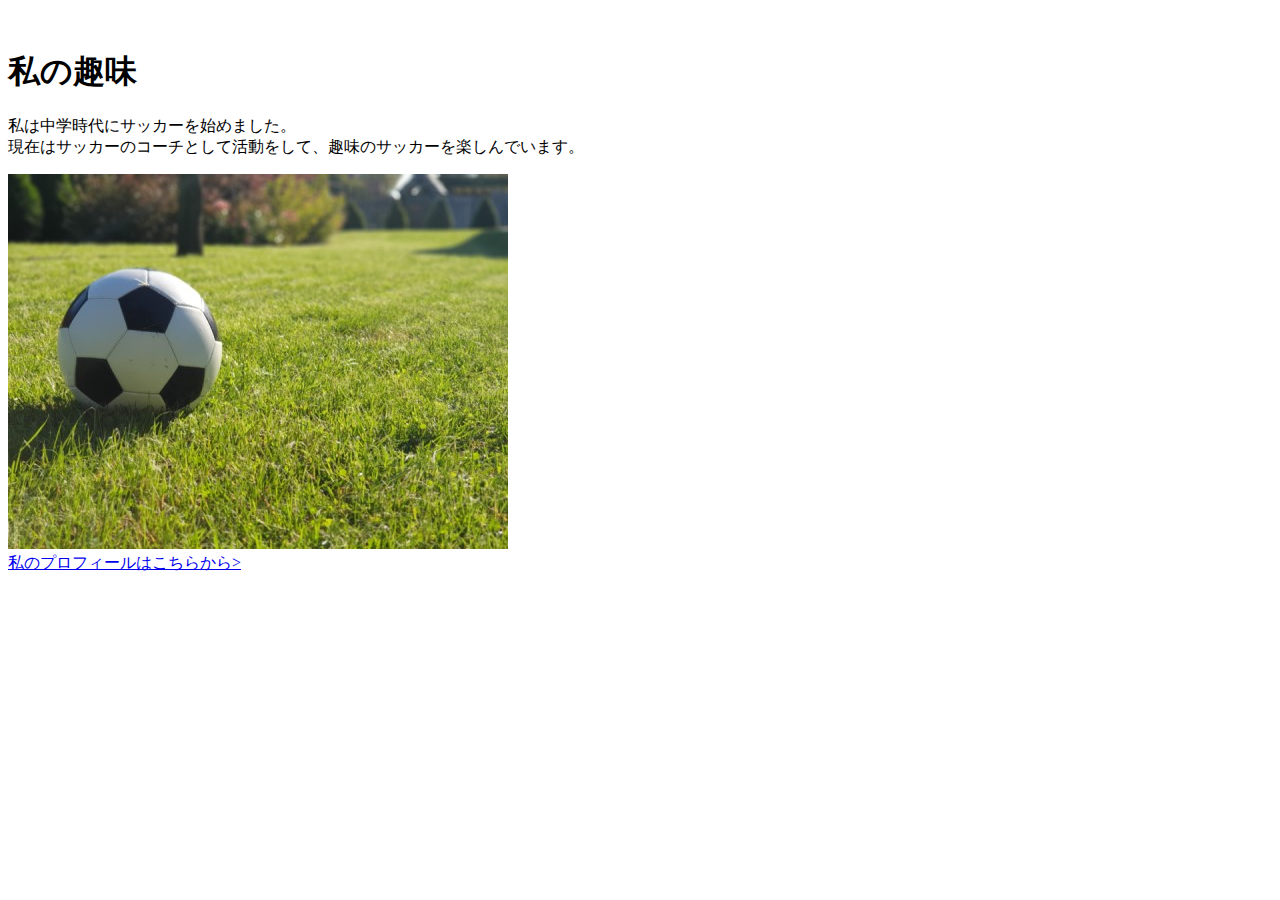
<file: kadai_005/kadai_005.html/kadai_005.html>
<!DOCTYPE html>
<html>
  <head>
    <title>私の趣味</title>
  </head>
  <body>
  　<header>
     <h1>私の趣味</h1>
    </header>
    <main>
       <p>私は中学時代にサッカーを始めました。<br>現在はサッカーのコーチとして活動をして、趣味のサッカーを楽しんでいます。</p>
    </main>
     <img src="../images/sample.jpg"></a>
      <br>
      <a href="https://twitter.com/samuraijuku">私のプロフィールはこちらから></a>
    
  </body>
</html>
</file>
<file: 模写コーディング/style.css>
body{
  font-family: 'Noto Sans JP';
  background-color: #ffffff;
}
#mainvisual{
  width: 100%;
  min-height: 400px;
}
@media screen and (min-width: 768px) {
  body{
    max-width: 1080px;
    min-width: 960px;
    margin: 0 auto o auto;
  }
header{
  margin-left: 179px;
}
#nav-pc{
  display: flex;
  justify-content: center;
  color: #000000;
  text-align: center;
}
#nav-pc > a{
  width: 104px;
  height: 46px;
  margin-top: 31px;
  margin-left: 60px;
  padding-top: 31px;
  font-size: 34px;
  font-weight: bold;
  text-align: center;
  left: 531px;
  color: #000000;
  text-decoration: none;
}
h1{
  font-size: 34px;
  font-weight: bold;
  margin-right: 100px;
  text-align: center;
  padding-top: 20px;
  border: solid 1px rgba(0, 0, 0, 1);
  width: 220px;
  height: 69px;
}
/*main*/
#Case1{
  display: block;
}
.first{
  text-align: center;
  font-size: 34px;
  font-weight: bold;
}
#zero{
  display: block;
  margin-left: 360px;
  margin-top: -170px;
}
.about{
  width: 141px;
  height: 142px;
  margin-top: 0px;
  margin-left: 181px;
  margin-right: 0px;
  margin-bottom: 0px;
  border-radius: 50%;
}
h3 {
  font-weight: 700;
  font-size: 24px;
  margin-top: -170px;
  line-height: 32.69px;
}
.second{
  margin-top: -170;
  font-size: 18px;
  font-weight: 400;
  line-height: 24.52px;
}
#Case2{
  display: block;
}
h2 {
  text-align: center;
  font-size: 34px;
  line-height: 46.31px;
  font-weight: 700;
  margin-left: 20px;
}
ul{
  display: flex;
  justify-content: center;
}
.thrid{
  display: flex;
  justify-content: center;
  float: left;
  list-style: none;
  margin-right: 20px;
}
.thrid-img{
  display: flex;
  justify-content: center;
  text-align: center;
  width: 179px;
  width: 100%;
  height: 134px;
  margin-right: 10px;
}
.thrid-content{
  width: 178px;
  height: 93px;
  text-align: center;
  font-size: 18px;
  font-weight: 400;
  line-height: 24.52px;
}
footer {
  width: 268px;
  height: 25px;
}
#copyright{
  text-align: center;
  font-size: 18px;
  font-weight: 400;
  line-height: 24.52px;
  background-color: white;
  position: absolute;
  margin-bottom: 0;
  margin-left: 375px;
}
}
/*スマートフォン用*/
@media screen and (max-width: 767px) {
body{
  font-family: 'Noto Sans JP';
  background-color: #ffffff;
}
header{
  width: 598px;
  height: 69px;
}
#mainvisual{
  margin-top: 109px;
  width: 767px;
  min-height: 400px;
}
#navp-pc{
  display: flex;
  font-size: 34px;
}
#nav-pc > a{
  display: flex;
  justify-content: center;
  width: 104px;
  height: 46px;
  font-size: 34px;
  font-weight: bold;
  text-align: center;
}
h1{
  font-size: 34px;
  font-weight: bold;
  margin-right: 50px;
  text-align: center;
  padding-top: 20px;
  border: solid 1px rgba(0, 0, 0, 1);
  width: 220px;
  height: 69px;
}
#case{
  display: flex;
  justify-content: center;
}
.first{
  margin-left: 312px;
  text-align: center;
}
.about{
  width: 141px;
  height: 142px;
  margin-left: 60px;
  border-radius: 50%;
}
#zero{
  display: block;
  white-space: nowrap;
  margin-left: 240px;
  margin-top: -180px;
}
h2{
  font-size: 34px;
  font-weight: 700;
  line-height: 46.31px;
}
h3{
  font-size: 24px;
  font-weight: 700;
  line-height: 32.69px;
}
.second{
  font-size: 18px;
  font-weight: 400;
  line-height: 24.52px;
}
.works{
  display: block;
  text-align: center;
  font-size: 34px;
  font-weight: 700;
  margin-left: 312px;
  line-height: 46.31px;
}
.thrid{
  list-style: none;
  white-space: nowrap;
  font-size: 18px;
  font-weight: 400;
  margin-right: 50px;
  line-height: 24.52px;
}
.thrid-img{
  max-width: 647px;
  min-height: 580px;
  left: 60px;
  margin-left: 20px;
}
.thrid-content{
  width: 727px;
  font-weight: 400;
  font-size: 18px;
  line-height: 24.52px;
  text-align: center;
}
#copyright{
  width: 268px;
  height: 25px;
  left: 250px;
  text-align: center;
  font-size: 18px;
  font-weight: 400;
  white-space: nowrap;
  line-height: 24.52px;
  background-color: white;
  position: absolute;
  margin-bottom: 0;

}
}
</file>
<file: 模写コーディング2/style.css>
/* font指定 */
body{
margin: 0px;
padding: 0px;
background-color: #ffffff;
}
nav{
  display: flex;
  flex-wrap: wrap;
  justify-content: space-around;
  margin: 20px auto 20px auto;
}
a{
  color: black;
  font-size: 34px;
  font-weight: bold;
  margin: 20px ;
  padding: 20px;
  text-align: center;
  text-decoration: none;
}
#home{
border: solid 3px black;
text-align: center;
margin: 20px;
padding: 20px;

}
#menu{
  text-align: center;
  padding: 40px;
}
.mainpic > img{
  width: 100%;
  height: 400px;
}

#about{
  text-align: center;
  font-size: 34px;
  font-weight: bold;
  color: black;
  
}
.PR {
  display: flex;
  justify-content: center;
  flex-wrap: wrap;
}
.myphoto > img{
  max-width: 400%;
  height: 200px;
  border-radius: 50%;
  padding: 20px;
}
h3{
  font-size: 24px;
  font-weight: bold;
  padding: 0px 10px;
  margin: 10px;
  padding-top: 20px;
}
ul{
  font-size: 18px;
  font-family: "Noto Sans JP", sans-serif;
  margin: 10px;
}

#works{
  text-align: center;
  font-size: 34px;
  font-weight: bold;
  color: black;
}

#mihon{
  display: flex;
  justify-content: center;
  flex-wrap: wrap;
  margin-bottom: 40px;
}
.item{
  max-width: 300px;
  height: 300px;
  padding: 20px;
}
.item > img{
  max-width: 300px;
  height: 300px;
}

.item-center{
  max-width: 300px;
  height: 300px;
  padding: 20px;
}
.item-center > img{
  max-width: 300px;
  height: 300px;
}
.item-container{
  font-size: 18px;
  font-family: "Noto Sans JP", sans-serif;
  text-align: center;
  white-space: wrap;
}
footer{
  display: flex;
  justify-content: center;
  padding-top: 40px;
}
p{
  font-size: 18px;
  font-family: "Noto Sans JP", sans-serif;
  color: black;
}

/*スマホ用*/
@media screen and (max-width:767px) {
  #mihon{
    display: flex;
    justify-content: center;
    flex-wrap: wrap;
  }
  .item-center{
    padding:40px 0px;
    margin: 40px 0px;
  }
}
</file>
<file: 模写コーディング3/style.css>
/* font-family: 'Noto Sans JP', sans-serif; */

body {
  margin: 0px;
  padding: 0px;
  background-color: #ffffff;
}
nav {
  display: flex;
  flex-wrap: wrap;
  justify-content: space-around;
  max-width: 1200px;
  margin: 20px 20px;
}
a {
  font-size: 34px;
  font-weight: bold;
  font-family: "Noto Sans JP", sans-serif;
  color: black;
  text-decoration: none;
}
#home {
  text-align: center;
  border: solid 1px black;
  padding: 10px 30px;
}
#menu{
  padding: 10px 0;
}
#menu > a{
  justify-content: space-around;
  text-align: center;
  padding-left: 40px;
}

.mainpic > img{
  width: 100%;
  height: 400px;
}
img{
  max-width: 100%;
  margin: 0 auto;
}
#about{
  text-align: center;
  font-size: 34px;
  font-weight: bold;
  color: black;
  font-family: "Noto Sans JP", sans-serif;
}
.kao > img{
  height: 240px;
  width: 240px;
  border-radius: 50%;
}
.kao{
  padding: 0 40px;
}
#first{
  display: flex;
  justify-content: center;
  max-width: 1200px;
  flex-wrap: wrap;
}
.PR{
  font-family: "Noto Sans JP", sans-serif;
}

.name {
  font-size: 24px;
  font-weight: bold;
  color: black;
}
ul{
  font-size: 18px;
  color: black;
}
#works{
  text-align: center;
  font-size: 34px;
  font-weight: bold;
  color: black;
  font-family: "Noto Sans JP", sans-serif;
}
#second{
  display: flex;
  justify-content: center;
  flex-wrap: wrap;
  max-width: 1200px;
}
.item{
  width: 25%;
  text-align: center;
  max-width: 1200px;
  margin-top: 30px;
}
.item_center{
  padding: 0 20px;
}
.item_container{
  font-size: 18px;
  color: black;
  font-family: "Noto Sans JP", sans-serif;
}
.footer{
  font-family: "Noto Sans JP", sans-serif;
  font-size: 18px;
  color: black;
  max-width: 1200px;
  text-align: center;
}

@media screen and (max-width:767px) {
  #second{
    display: block;
  }
  .item{
    width: 90%;
    margin: auto;
  }
}
</file>
<file: html-css-advanced-sozai-main/kadai_012/style.css>
/* PC、スマホ共通スタイル */
body {
  font-family: "Source Sans Pro", "Hiragino Kaku Gothic ProN", Meiryo, Arial,
    sans-serif;
}

p {
  font-size: 15px;
}

/*================
PC用のスタイル 
=================*/
/* 横幅設定 */
body {
  max-width: 1080px;
  min-width: 960px;
  margin: 0 auto 0 auto;
}

/* ヘッダー */
header {
  display: flex;
  justify-content: space-between;
}

/* ナビゲーションのレイアウト */
#nav-pc {
  text-align: right;
  font-size: 14px;
  padding-top: 15px;
}

/* ナビゲーションのリンクの装飾設定 */
#nav-pc>a {
  text-decoration: none;
  margin-left: 20px;
}

#nav-pc>a:link {
  color: #0d0d0d;
}

#nav-pc>a:visited {
  color: #0d0d0d;
}

#nav-pc>a:hover {
  color: #0d0d0d;
  text-decoration: underline;
}

#nav-pc>a:active {
  color: #0d0d0d;
}

/* メインビジュアル*/
#main-visual {
  position: relative;
  height: 400px;
}

#main-message {
  position: absolute;
  top: 0;
  left: 0;
  background-color: #2710d5;
  color: #ffffff;
  border-radius: 0 0 476px 0;
  max-width: 620px;
  height: 100%;
  width: 100%;
  z-index: 11;
}

#main-message>h1 {
  font-size: 60px;
  font-weight: bold;
  margin: 100px 0 0 50px;
}

#main-message>p {
  font-size: 28px;
  margin: 0 0 0 50px;
}

#main-visual>img {
  max-width: 620px;
  border-radius: 476px 0 0 0;
  position: absolute;
  top: 0;
  right: 0;
  z-index: 10;
}

/* 見出し */
h2 {
  margin: 40px 0 0 0;
}

h2::after {
  content: url("images/line.png");
  margin-left: 10px;
}

h3 {
  font-size: 27px;
}

/* ミッション */
#mission {
  margin: 80px auto 80px auto;
  width: 100%;
}

#mission-flex {
  width: 100%;
  display: flex;
}

#mission-flex>div {
  width: 50%;
  margin: 20px;
}

#mission-photo {
  width: 100%;
}

#s2dgs {
  margin-top: 50px;
}

/* プロダクト */
#product {
  background-color: #fafafa;
  width: 100%;
  margin: 80px 0 80px 0;
  padding: 10px 40px 0px 40px;
}

/* 外枠 */
#product>div {
  margin-top: 40px;
  display: flex;
}

/* 左のカラム */
#product-left {
  width: 50%;
  margin-right: 20px;
}

/* 右のカラム */
#product-right {
  width: 50%;
  margin-left: 20px;
  margin-top: 80px;
}

/* 画像＋説明の枠 */
#product-left>div {
  position: relative;
  height: 480px;
  margin-right: 20px;
}

#product-right>div {
  position: relative;
  height: 480px;
  margin-left: 20px;
}

/* 画像 */
.product-photo {
  width: 100%;
}

/* 説明文の枠 */
.product-explain {
  background-color: #ffffff;
  position: absolute;
  left: 0;
  top: 280px;
  margin: 0 40px 0 40px;
  padding: 20px;
  box-shadow: 5px 5px 10px rgba(0, 0, 0, 0.05);
}

/* 説明文の英語 */
.product-explain>span {
  color: #2710d5;
  font-weight: bold;
  font-size: 16px;
  margin: 0;
}

/* 説明文の見出し */
.product-explain>h3 {
  margin: 5px 0 5px 0;
}

/* 説明文 */
.product-explain>p {
  margin: 0;
}

/* 「もっとみる」ボタン */
#product-more {
  margin: 0 auto -42px auto;
}

/* ABOUT US */
#aboutus {
  margin: 80px auto 80px auto;
}

/* 3つの組織文化と画像を入れる枠 */
#aboutus>div {
  display: flex;
}

/* 画像 */
.culture-img {
  width: 100%;
  align-self: flex-start;
}

.culture-img2 {
  margin-top: 50px;
  width: 100%;
}

/* 3つの組織文化の表 */
.culture-table {
  max-width: 500px;
  margin-right: 50px;
}

/* 番号 */
.culture-num {
  font-size: 80px;
  color: #2710d5;
  margin: 0 20px 0 0;
}

/* 組織文化英語 */
.culture-en {
  color: #2710d5;
  font-weight: bold;
  font-size: 24px;
  display: block;
}

/* 組織文化日本語 */
.culture-jp {
  font-size: 28px;
  font-weight: bold;
}

/* 説明文 */
.culture-description {
  margin: 0;
}

/* ビジョン */
#vision {
  margin: 80px auto 80px auto;
}

/* セクション内の外枠 */
#vision>div {
  width: 100%;
  display: flex;
  justify-content: space-between;
  flex-wrap: wrap;
}

/* 7つの行動指針の枠 */
.vision-box {
  width: 300px;
  height: 300px;
  margin-bottom: 30px;
  position: relative;
}

.vision-box>img {
  width: 100%;
  height: auto;
  position: absolute;
  top: 0;
  left: 0;
  z-index: 30;
}

.vision-box>span {
  position: absolute;
  top: 0;
  left: 0;
  z-index: 31;
  margin-right: 20px;
}

.vision-box>span>h4 {
  color: #2710d5;
  font-size: 19px;
  margin: 80px 0 0 0;
}

.vision-box>span>h4 :first-letter {
  font-size: 40px;
}

.vision-box>span>h5 {
  font-size: 20px;
  margin: 0 0 0 0;
}

.vision-box>span>p {
  margin: 10px 0 0 0;
}
/*case用*/

#cases{
  margin-top: 40px;
  margin-bottom: 40px;
  width: 100%;
}
ul {
display: flex;
list-style: none;
}
.case-card{
  width: 33%;
  margin: 20px;
  background-color: #ffffff;
  min-height: 400px;
  box-shadow: 4px 4px 4px #0d0d0d;
}
.case-img{
  width: 100%;
}
.case-info{
  padding: 10px 20px 10px 20px;
}
.case-name{
  font-size: 19px;
  color: #2710d5;
}
.case-content{
  font-size: 14px;
}

/* 会社概要 */
#company {
  margin: 80px auto 80px auto;
}

#company-table {
  width: 100%;
}

.tableheader {
  text-align: left;
  padding: 20px;
  border-bottom-color: #2710d5;
  border-bottom-width: 1px;
  border-bottom-style: solid;
  width: 100px;
}

.tableheader-first {
  text-align: left;
  padding: 20px;
  border-bottom-color: #2710d5;
  border-bottom-width: 1px;
  border-bottom-style: solid;
  border-top-color: #2710d5;
  border-top-width: 1px;
  border-top-style: solid;
  width: 100px;
}

.cell {
  padding: 30px;
  border-bottom-color: #ececec;
  border-bottom-width: 1px;
  border-bottom-style: solid;
}

.cell-first {
  padding: 30px;
  border-bottom-color: #ececec;
  border-bottom-width: 1px;
  border-bottom-style: solid;
  border-top-color: #ececec;
  border-top-width: 1px;
  border-top-style: solid;
}

#company>iframe {
  width: 100%;
  height: 368px;
  margin-top: 40px;
}

/* お問い合わせ */
#contact {
  margin: 80px auto 80px auto;
}

/* 外枠 */
#contact>form>div {
  display: flex;
  flex-direction: row;
  flex-wrap: wrap;
  padding-bottom: 30px;
}

/* 左列の見出し */
.contact-heading {
  width: 240px;
  align-self: center;
}

/* 見出しのラベル */
.contact-label {
  font-weight: bold;
}

/* 必須 */
.contact-span {
  color: #ce2222;
  margin: 0 0 0 20px;
  font-weight: bold;
}

/* テキストボックス */
.contact-textbox {
  border-top: 0;
  border-left: 0;
  border-right: 0;
  border-bottom-width: 1px;
  border-bottom-color: #707070;
  border-bottom-style: solid;
  background-color: #fafafa;
  width: 400px;
  height: 56px;
}

/* お問い合わせ内容のテキストエリア */
.contact-textarea {
  border-top: 0;
  border-left: 0;
  border-right: 0;
  border-bottom-width: 1px;
  border-bottom-color: #707070;
  border-bottom-style: solid;
  background-color: #fafafa;
  width: 400px;
  height: 200px;
}

/* 個人情報の取り扱い */
details {
  width: 700px;
}

details>div {
  background-color: #fafafa;
  padding: 20px;
}

details>div>span {
  font-weight: bold;
}

/* フッター */
footer {
  background-color: #0d0d0d;
  text-align: center;
  padding: 80px 80px 30px 80px;
}

#footer-logo {
  margin-bottom: 30px;
}

#footer-link {
  margin-bottom: 50px;
}
#footer-link > a {
  text-decoration: none;
  margin: 10px;
}
#footer-link > a:link {
  color: #ffffff;
}
#footer-link > a:visited {
  color: #ffffff;
}
#footer-link > a:hover {
  color: #ffffff;
  text-decoration: underline;
}
#footer-link > a:active {
  color: #ffffff;
}

#sns-footer {
  text-align: left;
  width: 100%;
}

#sns-footer > a {
  margin-right: 30px;
}

#copyright {
  color: #ffffff;
  float: right;
}
</file>
<file: html-css-advanced-sozai-main/kadai_013/style.css>
/* PC、スマホ共通スタイル */
body {
  font-family: "Source Sans Pro", "Hiragino Kaku Gothic ProN", Meiryo, Arial,
    sans-serif;
}

p {
  font-size: 15px;
}

#main-visual>img {
  width: 100%;
}

/*================
PC用のスタイル 
=================*/
@media screen and (min-width: 768px) {
  /* 横幅設定 */
  body {
    max-width: 1080px;
    min-width: 960px;
    margin: 0 auto 0 auto;
  }

  /* ヘッダー */
  header {
    display: flex;
    justify-content: space-between;
  }

  /* ナビゲーションのレイアウト */
  #nav-pc {
    text-align: right;
    font-size: 14px;
    padding-top: 15px;
  }

  /* ナビゲーションのリンクの装飾設定 */
  #nav-pc>a {
    text-decoration: none;
    margin-left: 20px;
  }

  #nav-pc>a:link {
    color: #0d0d0d;
  }

  #nav-pc>a:visited {
    color: #0d0d0d;
  }

  #nav-pc>a:hover {
    color: #0d0d0d;
    text-decoration: underline;
  }

  #nav-pc>a:active {
    color: #0d0d0d;
  }
  #menu-sp{
    display: none;
  }
  #nav-sp{
    display: none;
  }
}
/*スマホ用のCSS*/
@media screen and (max-width:767px){

body{
  min-width: 375px;
  margin: 0;
}
#nav-pc{
  display: none;
}
#menu-sp{
  float: right;
  padding: 0;
}
#nav-sp{
  background-color: #ce933e;
  position: absolute;
  left: 0;
  top: 0;
  height: 100%;
  width: 100%;
  display: none;
  padding-top: 100px;
  z-index: 100;
}
#close{
  position: absolute;
  top: 20px;
  right: 20px;
}
#logo-sp{
  margin: 80px 0 30px 20px;
}
#nav-sp{
  display: block;
}
#nav-sp > a:link{
  color: #ffffff;
}
#nav-sp > a:visited{
color: #ffffff;
}
#nav-sp > a:hover{
  color: #ffffff;
}
#nav-sp > a:active{
  color: #ffffff;
}
#nav-sp > .menu{
  text-decoration: none;
  display: block;
  margin: 0 20px 0 20px;
  height: 44px;
  font-size: 16px;
  background-image: url("images/arrow.png");
  background-repeat: no-repeat;
  background-position: right top;
}
}
</file>
<file: kadai_014/style.css>
html{
  font-size: 20px;
}
.google-fonts{
  font-family: "Josefin Sans", sans-serif;
}
body{
  text-align: center;
  font-size: 1rem;
  font-family: "Arial", "Meiryo" ,sans-serif;
}
.decoration{
  border-bottom: solid 3px rgb(115, 115, 114);
  font-size: 40px;
  font-family: "Josefin sans",sans-serif;
  letter-spacing: 1.2em;
  text-shadow: 10px 10px 30px red;
}
span{
  color: skyblue;
}
#second-heading{
  color: rgb(255, 192, 203);
}
#parent > p {
  font-weight: bold;
}
#third-heading{
  color: rgb(255, 192, 203);
}
#fouth-heading{
  color: skyblue;
}
</file>
<file: kadai_018/style.css>
#top{
  width: 800px;
  background-color: #dcc9f4;
  text-align: center;
  margin: 20px auto ;
  
}
.top-child{
  display: inline-block;
}
#first-span{
  padding-top: 5px;
  padding-left: 40px;
  padding-bottom: 5px;
  padding-right: 40px;
  background-color: #ffd9df;
}
#second-span{
  padding-top: 5px;
  padding-left: 40px;
  padding-bottom: 5px;
  padding-right: 40px;
  background-color: #ffd9df;
}
#third-span{
  padding-top: 5px;
  padding-left: 40px;
  padding-bottom: 5px;
  padding-right: 40px;
  background-color: #ffd9df;
}
#middle{
  width: 800px;
  height: 800px;
  margin: 20px auto;
  padding-top: 100px;
  background-color: #ffd9df;
}
.middle-child01{
  width: 200px;
  height: 200px;
  margin-left: 100px;
  background-color: #87ceeb;
}
.middle-child02{
  width: 200px;
  height: 200px;
  margin-left: 300px;
  background-color: #87ceeb;
}
.middle-child03{
  width: 200px;
  height: 200px;
  margin-left: 500px;
  background-color: #87ceeb;
}
#bottom{
  width: 800px;
  height: 300px;
  margin: auto;
  background-color: #87ceeb;
}
.bottom-child01{
  width: 400px;
  height: 100px;
  background-color: #e5dcf0;
}
.bottom-child02{
  width: 400px;
  height: 100px;
  margin-left: 200px;
  background-color: #e5dcf0;
}
.bottom-child03{
  width: 400px;
  height: 100px;
  margin-left: 400px;
  background-color: #e5dcf0;
}
</file>
<file: kadai_022/style.css>
header{
  margin-bottom: 20px;
  text-align: center;
  background-color: rgb(244, 79, 79);
}
@media screen and (min-width: 768px){
  .flex-container{
    display: flex;
    padding: 10px;
    justify-content: space-around;
  }
}
.contents{
  font-size: 25px;
  flex-basis: 25%;
  margin: 20px 0px;
  padding: 10px 15px;
  text-align: center;
  border: 3px solid rgb(238,204,204);

}
#parent p:nth-of-type(2)::first-letter{
  font-weight: bold;
  color: rgb(97,206,249);
  }
img{
  margin: 10px 0px;
  width: 70%;
}
h2::before{
  content: "●";
  color: rgb(239,111,139);
}
h2{
  font-size: 25px;
  text-align: center;
  border-bottom: 3px dotted rgb(236,122,122);
}
p{
  font-size: 25px;
  text-align: center;
}
footer{
  text-align: center;
  background-color: red;
}
a:link{
  color: rgb(255, 255, 255);
}
a:visited{
  color: rgb(193, 234, 251);
}
a:hover{
  color: rgb(245, 178, 168);
}
</file>
